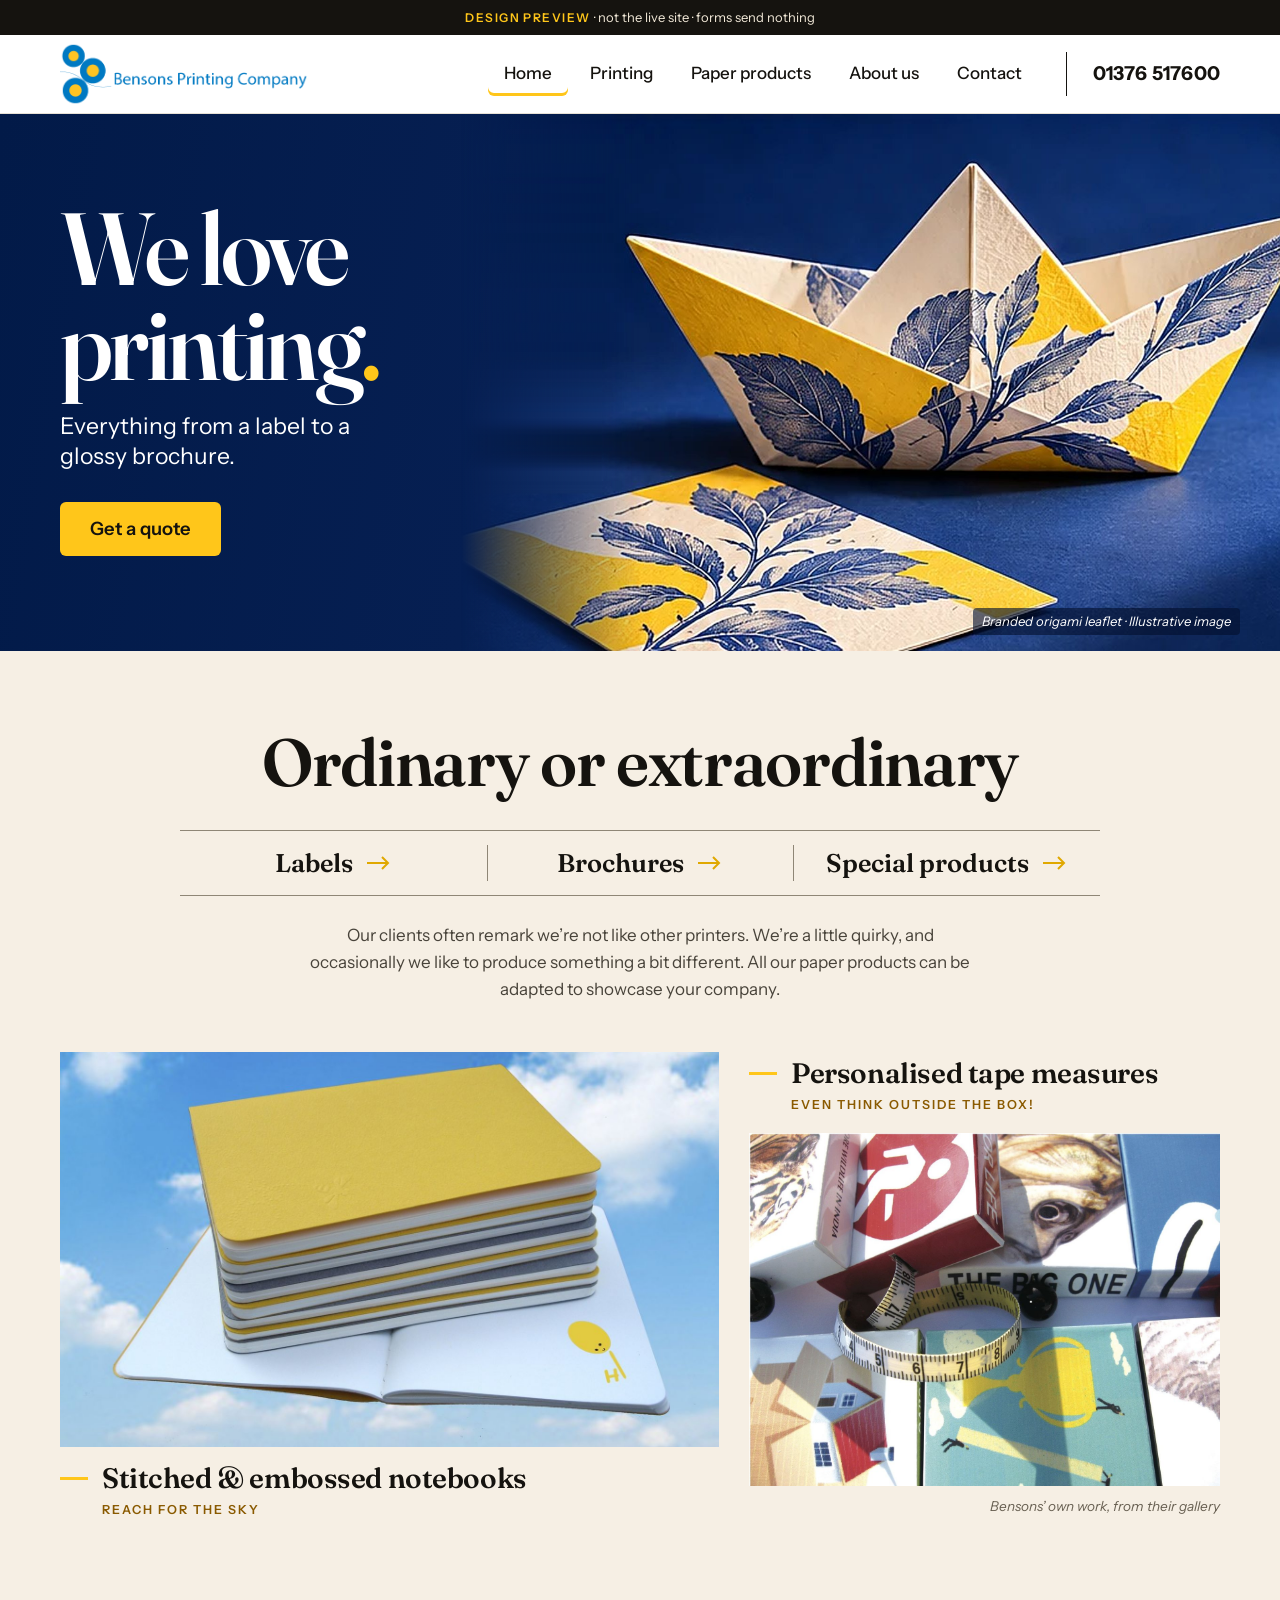
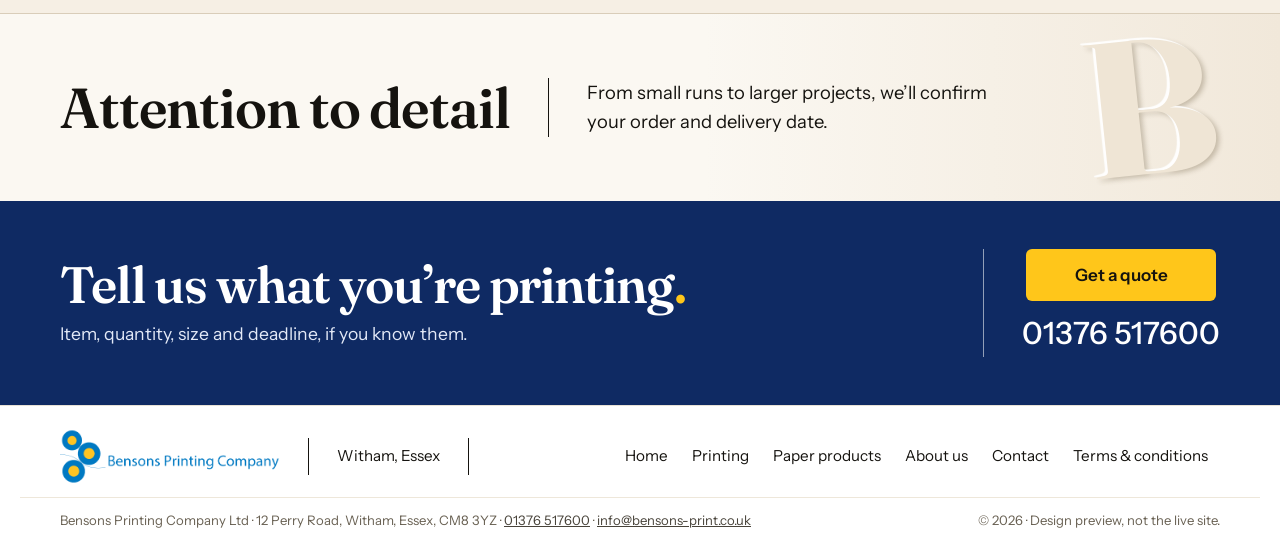
<file: index.html>
<!doctype html>
<html lang="en-GB">
<head>
<meta charset="utf-8">
<meta name="viewport" content="width=device-width, initial-scale=1, viewport-fit=cover">
<meta name="robots" content="noindex, nofollow, noarchive">
<meta name="color-scheme" content="light">
<title>Bensons Printing Company | Printers in Witham, Essex</title>
<meta name="description" content="We love printing. Everything from a label to a glossy brochure, printed in Witham, Essex.">
<link rel="icon" href="assets/img/favicon.png">
<link rel="preconnect" href="https://fonts.googleapis.com">
<link rel="preconnect" href="https://fonts.gstatic.com" crossorigin>
<link rel="stylesheet" href="https://fonts.googleapis.com/css2?family=Fraunces:opsz,wght@9..144,500;9..144,600;9..144,700;9..144,800&family=Instrument+Sans:wght@400;500;600;700&display=swap">
<link rel="stylesheet" href="assets/site.css?v=17">
<script src="assets/site.js?v=17" defer></script>

</head>
<body>
<a class="skip" href="#main">Skip to content</a>
<div class="preview-bar" role="note"><strong>Design preview</strong><span> · not the live site · forms send nothing</span></div>
<header class="site-header">
  <div class="wrap header-inner">
    <a class="logo" href="" aria-label="Bensons Printing Company, home"><img src="assets/img/bensons-logo.png" alt="Bensons Printing Company" width="541" height="140" loading="eager" decoding="async"></a>
    <nav class="main-nav" aria-label="Main"><ul><li><a href="" aria-current="page">Home</a></li><li><a href="printing/">Printing</a></li><li><a href="special-products/">Paper products</a></li><li><a href="about-us/">About us</a></li><li><a href="contact/">Contact</a></li></ul></nav>
    <div class="header-actions">
      
      <a class="header-phone" href="tel:+441376517600"><span class="sr-only">Call </span>01376 517600</a>
      <button class="menu-btn" type="button" aria-expanded="false" aria-controls="mobile-menu">
        <span class="menu-icon" aria-hidden="true"><i></i><i></i></span><span class="menu-label">Menu</span>
      </button>
    </div>
  </div>
  <div class="mobile-menu" id="mobile-menu" hidden>
    <nav aria-label="Mobile"><ul><li><a href="" aria-current="page">Home</a></li><li><a href="printing/">Printing</a></li><li><a href="special-products/">Paper products</a></li><li><a href="about-us/">About us</a></li><li><a href="contact/">Contact</a></li><li><a href="get-a-quote/">Get a quote</a></li></ul></nav>
    <a class="mobile-menu-phone" href="tel:+441376517600"><svg class="ico ico-phone" viewBox="0 0 24 24" aria-hidden="true" focusable="false"><path d="M6.6 10.8a15.1 15.1 0 0 0 6.6 6.6l2.2-2.2a1 1 0 0 1 1-.25 11.4 11.4 0 0 0 3.6.57 1 1 0 0 1 1 1V20a1 1 0 0 1-1 1A17 17 0 0 1 3 4a1 1 0 0 1 1-1h3.5a1 1 0 0 1 1 1c0 1.25.2 2.45.57 3.57a1 1 0 0 1-.25 1z" fill="currentColor"/></svg><span>Call 01376 517600</span></a>
    <p class="mobile-menu-note">Pages other than Home and Get a quote are placeholders in this preview.</p>
  </div>
</header>

<main id="main">
<section class="hero" aria-labelledby="hero-title">
  <figure class="hero-art">
    <img src="assets/img/illustrative-origami-hero.jpg" alt="A folded origami boat and a flat leaflet printed with blue leaves and yellow panels" width="1524" height="866" loading="eager" decoding="async" sizes="(max-width: 900px) 100vw, 62vw">
    <figcaption>Branded origami leaflet · Illustrative image</figcaption>
  </figure>
  <div class="wrap hero-inner">
    <div class="hero-copy">
      <h1 id="hero-title">We love printing<span class="dot">.</span></h1>
      <p class="hero-lede">Everything from a label to a glossy brochure.</p>
      <a class="btn btn-yellow" href="get-a-quote/">Get a quote</a>
    </div>
  </div>
</section>

<section class="ordinary" aria-labelledby="ordinary-title">
  <div class="wrap">
    <h2 id="ordinary-title">Ordinary or extraordinary</h2>
    <nav class="route-row" aria-label="What we print">
      <a href="printing/">Labels <svg class="arrow ico-arrow" viewBox="0 0 24 14" aria-hidden="true" focusable="false"><path d="M0 7h21M15 1l6 6-6 6" fill="none" stroke="currentColor" stroke-width="2"/></svg></a>
      <a href="printing/">Brochures <svg class="arrow ico-arrow" viewBox="0 0 24 14" aria-hidden="true" focusable="false"><path d="M0 7h21M15 1l6 6-6 6" fill="none" stroke="currentColor" stroke-width="2"/></svg></a>
      <a href="special-products/">Special products <svg class="arrow ico-arrow" viewBox="0 0 24 14" aria-hidden="true" focusable="false"><path d="M0 7h21M15 1l6 6-6 6" fill="none" stroke="currentColor" stroke-width="2"/></svg></a>
    </nav>
    <p class="ordinary-intro">Our clients often remark we’re not like other printers. We’re a little quirky, and occasionally we like to produce something a bit different. All our paper products can be adapted to showcase your company.</p>
    <div class="feature-pair">
      <figure class="feature feature-main">
        <a href="special-products/"><img src="assets/img/paper-notebooks.jpg" alt="A stack of Bensons’ personalised stitched notebooks" width="1400" height="1050" loading="eager" decoding="async" sizes="(max-width: 900px) 100vw, 56vw"></a>
        <figcaption><span class="dash" aria-hidden="true"></span><span class="feature-title">Stitched &amp; embossed notebooks</span><span class="feature-kicker">Reach for the sky</span></figcaption>
      </figure>
      <figure class="feature feature-side">
        <figcaption><span class="dash" aria-hidden="true"></span><span class="feature-title">Personalised tape measures</span><span class="feature-kicker">Even think outside the box!</span></figcaption>
        <a href="special-products/"><img src="assets/img/paper-tape-measures.jpg" alt="Bensons’ personalised retractable tape measures with printed artwork" width="1400" height="1050" loading="eager" decoding="async" sizes="(max-width: 900px) 100vw, 38vw"></a>
        <p class="photo-note">Bensons’ own work, from their gallery</p>
      </figure>
    </div>
  </div>
</section>

<section class="detail-band" aria-labelledby="detail-title">
  <div class="wrap detail-band-inner">
    <h2 id="detail-title">Attention to detail</h2>
    <p>From small runs to larger projects, we’ll confirm your order and delivery date.</p>
  </div>
  <span class="emboss" aria-hidden="true">B</span>
</section>
<section class="cta-band" aria-labelledby="cta-title">
  <div class="wrap cta-inner">
    <div class="cta-copy">
      <h2 id="cta-title">Tell us what you’re printing<span class="dot">.</span></h2>
      <p>Item, quantity, size and deadline, if you know them.</p>
    </div>
    <div class="cta-actions">
      <a class="btn btn-yellow" href="get-a-quote/">Get a quote</a>
      <a class="cta-phone" href="tel:+441376517600"><span class="sr-only">Call </span>01376 517600</a>
    </div>
  </div>
</section>
</main>
<footer class="site-footer">
  <div class="wrap footer-inner">
    <a class="logo footer-logo" href="" aria-label="Bensons Printing Company, home"><img src="assets/img/bensons-logo.png" alt="Bensons Printing Company" width="541" height="140" loading="lazy" decoding="async"></a>
    <p class="footer-place">Witham, Essex</p>
    <nav class="footer-nav" aria-label="Footer"><ul><li><a href="">Home</a></li><li><a href="printing/">Printing</a></li><li><a href="special-products/">Paper products</a></li><li><a href="about-us/">About us</a></li><li><a href="contact/">Contact</a></li><li><a href="terms-conditions/">Terms &amp; conditions</a></li></ul></nav>
  </div>
  <div class="wrap footer-base">
    <p>Bensons Printing Company Ltd · 12 Perry Road, Witham, Essex, CM8 3YZ · <a href="tel:+441376517600">01376 517600</a> · <a href="mailto:info@bensons-print.co.uk">info@bensons-print.co.uk</a></p>
    <p>© <span data-year>2026</span> · Design preview, not the live site.</p>
  </div>
</footer>
<div class="action-bar" aria-label="Quick actions">
  <a class="action-call" href="tel:+441376517600"><svg class="ico ico-phone" viewBox="0 0 24 24" aria-hidden="true" focusable="false"><path d="M6.6 10.8a15.1 15.1 0 0 0 6.6 6.6l2.2-2.2a1 1 0 0 1 1-.25 11.4 11.4 0 0 0 3.6.57 1 1 0 0 1 1 1V20a1 1 0 0 1-1 1A17 17 0 0 1 3 4a1 1 0 0 1 1-1h3.5a1 1 0 0 1 1 1c0 1.25.2 2.45.57 3.57a1 1 0 0 1-.25 1z" fill="currentColor"/></svg><span>Call us</span></a><a class="action-quote" href="get-a-quote/">Get a quote</a>
</div>
</body>
</html>
</file>
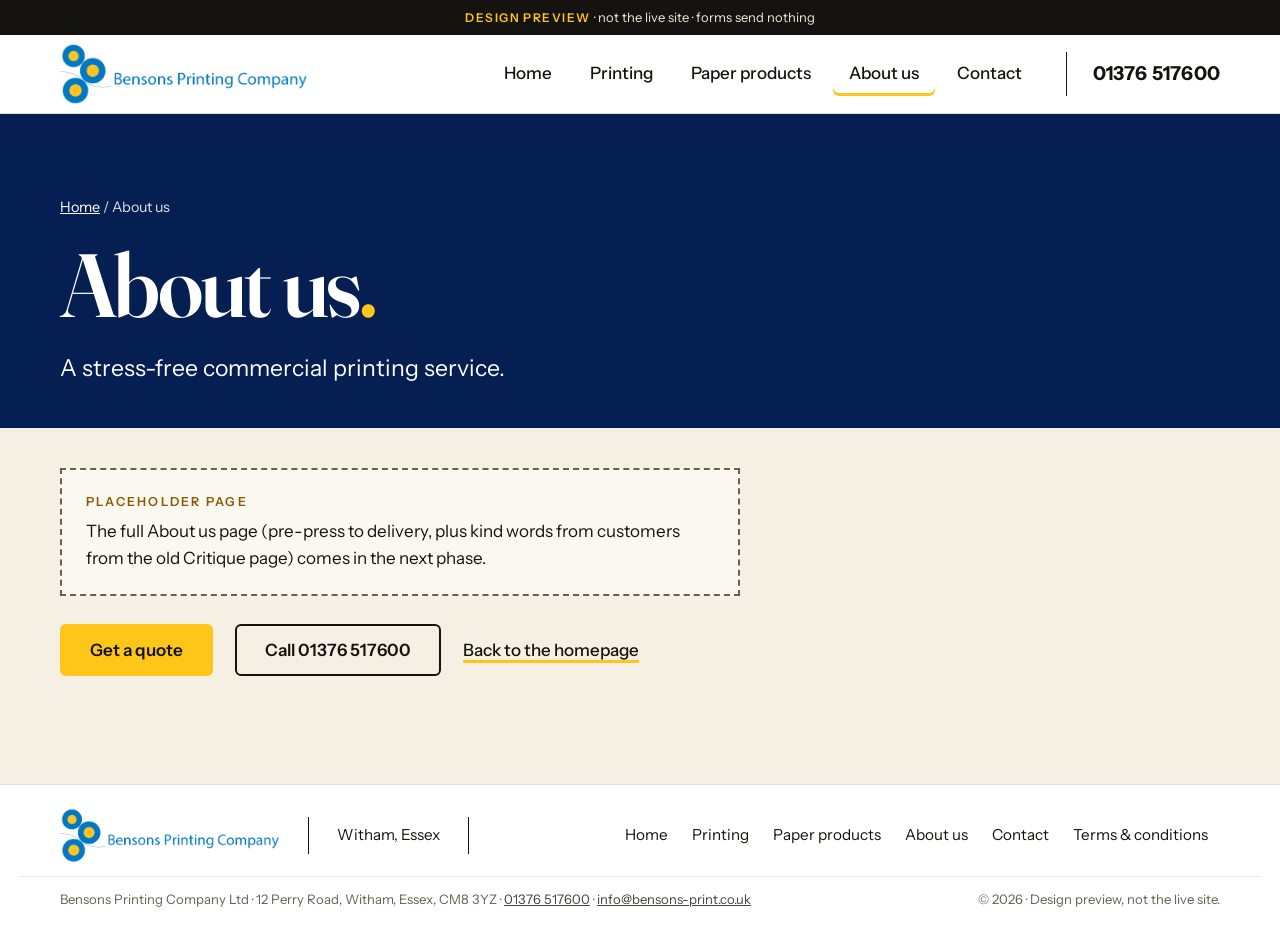
<file: about-us/index.html>
<!doctype html>
<html lang="en-GB">
<head>
<meta charset="utf-8">
<meta name="viewport" content="width=device-width, initial-scale=1, viewport-fit=cover">
<meta name="robots" content="noindex, nofollow, noarchive">
<meta name="color-scheme" content="light">
<title>About us | Bensons Printing Company (preview placeholder)</title>
<meta name="description" content="A stress-free commercial printing service.">
<link rel="icon" href="../assets/img/favicon.png">
<link rel="preconnect" href="https://fonts.googleapis.com">
<link rel="preconnect" href="https://fonts.gstatic.com" crossorigin>
<link rel="stylesheet" href="https://fonts.googleapis.com/css2?family=Fraunces:opsz,wght@9..144,500;9..144,600;9..144,700;9..144,800&family=Instrument+Sans:wght@400;500;600;700&display=swap">
<link rel="stylesheet" href="../assets/site.css?v=17">
<script src="../assets/site.js?v=17" defer></script>

</head>
<body>
<a class="skip" href="#main">Skip to content</a>
<div class="preview-bar" role="note"><strong>Design preview</strong><span> · not the live site · forms send nothing</span></div>
<header class="site-header">
  <div class="wrap header-inner">
    <a class="logo" href="../" aria-label="Bensons Printing Company, home"><img src="../assets/img/bensons-logo.png" alt="Bensons Printing Company" width="541" height="140" loading="eager" decoding="async"></a>
    <nav class="main-nav" aria-label="Main"><ul><li><a href="../">Home</a></li><li><a href="../printing/">Printing</a></li><li><a href="../special-products/">Paper products</a></li><li><a href="../about-us/" aria-current="page">About us</a></li><li><a href="../contact/">Contact</a></li></ul></nav>
    <div class="header-actions">
      <a class="header-home" href="../">Home</a>
      <a class="header-phone" href="tel:+441376517600"><span class="sr-only">Call </span>01376 517600</a>
      <button class="menu-btn" type="button" aria-expanded="false" aria-controls="mobile-menu">
        <span class="menu-icon" aria-hidden="true"><i></i><i></i></span><span class="menu-label">Menu</span>
      </button>
    </div>
  </div>
  <div class="mobile-menu" id="mobile-menu" hidden>
    <nav aria-label="Mobile"><ul><li><a href="../">Home</a></li><li><a href="../printing/">Printing</a></li><li><a href="../special-products/">Paper products</a></li><li><a href="../about-us/" aria-current="page">About us</a></li><li><a href="../contact/">Contact</a></li><li><a href="../get-a-quote/">Get a quote</a></li></ul></nav>
    <a class="mobile-menu-phone" href="tel:+441376517600"><svg class="ico ico-phone" viewBox="0 0 24 24" aria-hidden="true" focusable="false"><path d="M6.6 10.8a15.1 15.1 0 0 0 6.6 6.6l2.2-2.2a1 1 0 0 1 1-.25 11.4 11.4 0 0 0 3.6.57 1 1 0 0 1 1 1V20a1 1 0 0 1-1 1A17 17 0 0 1 3 4a1 1 0 0 1 1-1h3.5a1 1 0 0 1 1 1c0 1.25.2 2.45.57 3.57a1 1 0 0 1-.25 1z" fill="currentColor"/></svg><span>Call 01376 517600</span></a>
    <p class="mobile-menu-note">Pages other than Home and Get a quote are placeholders in this preview.</p>
  </div>
</header>

<main id="main">
<section class="page-hero" aria-labelledby="ph-title">
  <div class="wrap">
    <p class="crumb"><a href="../">Home</a> <span aria-hidden="true">/</span> About us</p>
    <h1 id="ph-title">About us<span class="dot">.</span></h1>
    <p class="hero-lede">A stress-free commercial printing service.</p>
  </div>
</section>
<section class="wrap placeholder">
  <div class="placeholder-note">
    <p class="placeholder-tag">Placeholder page</p>
    <p>The full About us page (pre-press to delivery, plus kind words from customers from the old Critique page) comes in the next phase.</p>
  </div>
  <div class="placeholder-actions">
    <a class="btn btn-yellow" href="../get-a-quote/">Get a quote</a>
    <a class="btn btn-ghost" href="tel:+441376517600">Call 01376 517600</a>
    <a class="link-under" href="../">Back to the homepage</a>
  </div>
</section>
</main>
<footer class="site-footer">
  <div class="wrap footer-inner">
    <a class="logo footer-logo" href="../" aria-label="Bensons Printing Company, home"><img src="../assets/img/bensons-logo.png" alt="Bensons Printing Company" width="541" height="140" loading="lazy" decoding="async"></a>
    <p class="footer-place">Witham, Essex</p>
    <nav class="footer-nav" aria-label="Footer"><ul><li><a href="../">Home</a></li><li><a href="../printing/">Printing</a></li><li><a href="../special-products/">Paper products</a></li><li><a href="../about-us/">About us</a></li><li><a href="../contact/">Contact</a></li><li><a href="../terms-conditions/">Terms &amp; conditions</a></li></ul></nav>
  </div>
  <div class="wrap footer-base">
    <p>Bensons Printing Company Ltd · 12 Perry Road, Witham, Essex, CM8 3YZ · <a href="tel:+441376517600">01376 517600</a> · <a href="mailto:info@bensons-print.co.uk">info@bensons-print.co.uk</a></p>
    <p>© <span data-year>2026</span> · Design preview, not the live site.</p>
  </div>
</footer>
<div class="action-bar" aria-label="Quick actions">
  <a class="action-call" href="tel:+441376517600"><svg class="ico ico-phone" viewBox="0 0 24 24" aria-hidden="true" focusable="false"><path d="M6.6 10.8a15.1 15.1 0 0 0 6.6 6.6l2.2-2.2a1 1 0 0 1 1-.25 11.4 11.4 0 0 0 3.6.57 1 1 0 0 1 1 1V20a1 1 0 0 1-1 1A17 17 0 0 1 3 4a1 1 0 0 1 1-1h3.5a1 1 0 0 1 1 1c0 1.25.2 2.45.57 3.57a1 1 0 0 1-.25 1z" fill="currentColor"/></svg><span>Call us</span></a><a class="action-quote" href="../get-a-quote/">Get a quote</a>
</div>
</body>
</html>
</file>
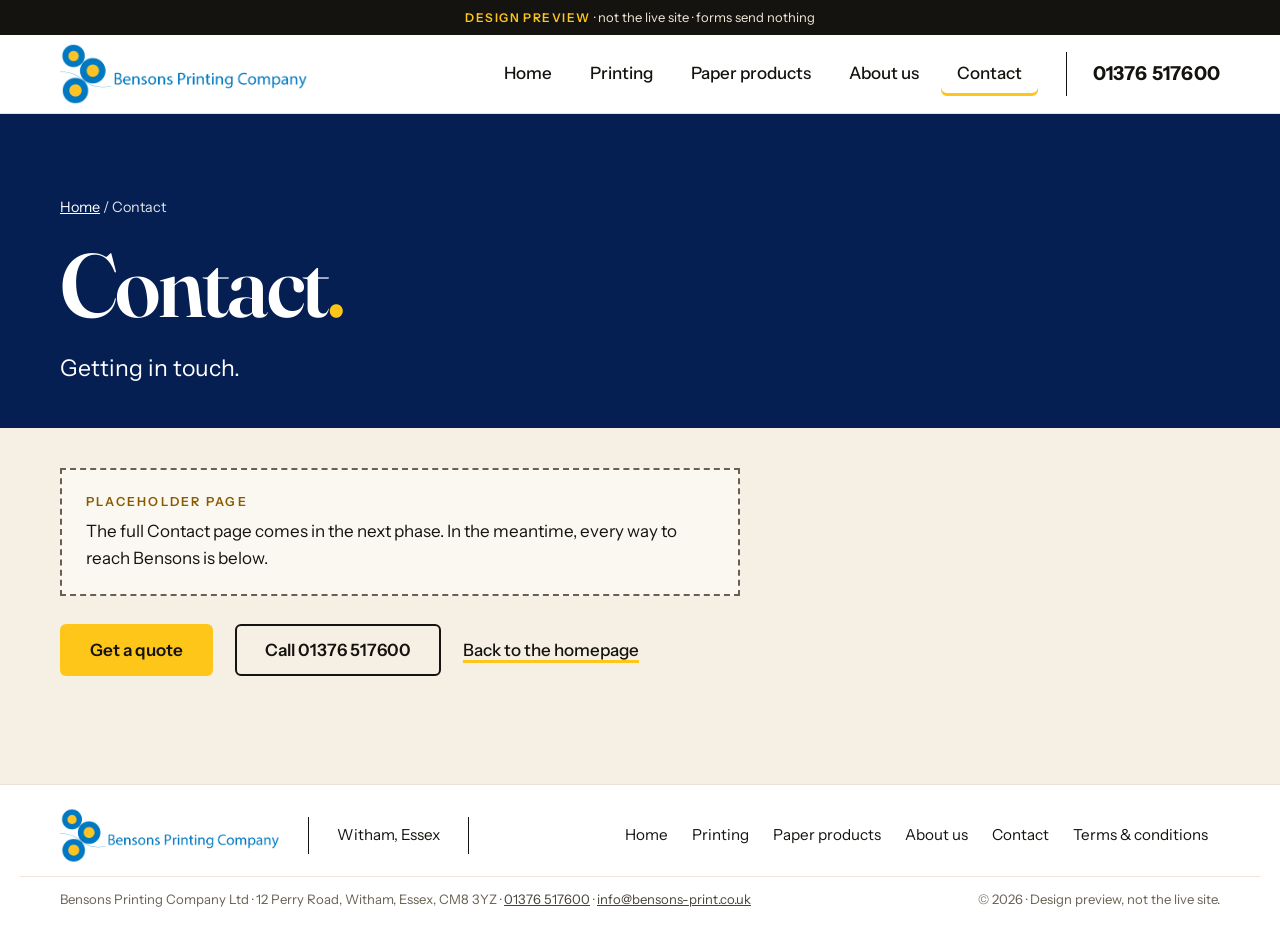
<file: contact/index.html>
<!doctype html>
<html lang="en-GB">
<head>
<meta charset="utf-8">
<meta name="viewport" content="width=device-width, initial-scale=1, viewport-fit=cover">
<meta name="robots" content="noindex, nofollow, noarchive">
<meta name="color-scheme" content="light">
<title>Contact | Bensons Printing Company (preview placeholder)</title>
<meta name="description" content="Getting in touch.">
<link rel="icon" href="../assets/img/favicon.png">
<link rel="preconnect" href="https://fonts.googleapis.com">
<link rel="preconnect" href="https://fonts.gstatic.com" crossorigin>
<link rel="stylesheet" href="https://fonts.googleapis.com/css2?family=Fraunces:opsz,wght@9..144,500;9..144,600;9..144,700;9..144,800&family=Instrument+Sans:wght@400;500;600;700&display=swap">
<link rel="stylesheet" href="../assets/site.css?v=17">
<script src="../assets/site.js?v=17" defer></script>

</head>
<body>
<a class="skip" href="#main">Skip to content</a>
<div class="preview-bar" role="note"><strong>Design preview</strong><span> · not the live site · forms send nothing</span></div>
<header class="site-header">
  <div class="wrap header-inner">
    <a class="logo" href="../" aria-label="Bensons Printing Company, home"><img src="../assets/img/bensons-logo.png" alt="Bensons Printing Company" width="541" height="140" loading="eager" decoding="async"></a>
    <nav class="main-nav" aria-label="Main"><ul><li><a href="../">Home</a></li><li><a href="../printing/">Printing</a></li><li><a href="../special-products/">Paper products</a></li><li><a href="../about-us/">About us</a></li><li><a href="../contact/" aria-current="page">Contact</a></li></ul></nav>
    <div class="header-actions">
      <a class="header-home" href="../">Home</a>
      <a class="header-phone" href="tel:+441376517600"><span class="sr-only">Call </span>01376 517600</a>
      <button class="menu-btn" type="button" aria-expanded="false" aria-controls="mobile-menu">
        <span class="menu-icon" aria-hidden="true"><i></i><i></i></span><span class="menu-label">Menu</span>
      </button>
    </div>
  </div>
  <div class="mobile-menu" id="mobile-menu" hidden>
    <nav aria-label="Mobile"><ul><li><a href="../">Home</a></li><li><a href="../printing/">Printing</a></li><li><a href="../special-products/">Paper products</a></li><li><a href="../about-us/">About us</a></li><li><a href="../contact/" aria-current="page">Contact</a></li><li><a href="../get-a-quote/">Get a quote</a></li></ul></nav>
    <a class="mobile-menu-phone" href="tel:+441376517600"><svg class="ico ico-phone" viewBox="0 0 24 24" aria-hidden="true" focusable="false"><path d="M6.6 10.8a15.1 15.1 0 0 0 6.6 6.6l2.2-2.2a1 1 0 0 1 1-.25 11.4 11.4 0 0 0 3.6.57 1 1 0 0 1 1 1V20a1 1 0 0 1-1 1A17 17 0 0 1 3 4a1 1 0 0 1 1-1h3.5a1 1 0 0 1 1 1c0 1.25.2 2.45.57 3.57a1 1 0 0 1-.25 1z" fill="currentColor"/></svg><span>Call 01376 517600</span></a>
    <p class="mobile-menu-note">Pages other than Home and Get a quote are placeholders in this preview.</p>
  </div>
</header>

<main id="main">
<section class="page-hero" aria-labelledby="ph-title">
  <div class="wrap">
    <p class="crumb"><a href="../">Home</a> <span aria-hidden="true">/</span> Contact</p>
    <h1 id="ph-title">Contact<span class="dot">.</span></h1>
    <p class="hero-lede">Getting in touch.</p>
  </div>
</section>
<section class="wrap placeholder">
  <div class="placeholder-note">
    <p class="placeholder-tag">Placeholder page</p>
    <p>The full Contact page comes in the next phase. In the meantime, every way to reach Bensons is below.</p>
  </div>
  <div class="placeholder-actions">
    <a class="btn btn-yellow" href="../get-a-quote/">Get a quote</a>
    <a class="btn btn-ghost" href="tel:+441376517600">Call 01376 517600</a>
    <a class="link-under" href="../">Back to the homepage</a>
  </div>
</section>
</main>
<footer class="site-footer">
  <div class="wrap footer-inner">
    <a class="logo footer-logo" href="../" aria-label="Bensons Printing Company, home"><img src="../assets/img/bensons-logo.png" alt="Bensons Printing Company" width="541" height="140" loading="lazy" decoding="async"></a>
    <p class="footer-place">Witham, Essex</p>
    <nav class="footer-nav" aria-label="Footer"><ul><li><a href="../">Home</a></li><li><a href="../printing/">Printing</a></li><li><a href="../special-products/">Paper products</a></li><li><a href="../about-us/">About us</a></li><li><a href="../contact/">Contact</a></li><li><a href="../terms-conditions/">Terms &amp; conditions</a></li></ul></nav>
  </div>
  <div class="wrap footer-base">
    <p>Bensons Printing Company Ltd · 12 Perry Road, Witham, Essex, CM8 3YZ · <a href="tel:+441376517600">01376 517600</a> · <a href="mailto:info@bensons-print.co.uk">info@bensons-print.co.uk</a></p>
    <p>© <span data-year>2026</span> · Design preview, not the live site.</p>
  </div>
</footer>
<div class="action-bar" aria-label="Quick actions">
  <a class="action-call" href="tel:+441376517600"><svg class="ico ico-phone" viewBox="0 0 24 24" aria-hidden="true" focusable="false"><path d="M6.6 10.8a15.1 15.1 0 0 0 6.6 6.6l2.2-2.2a1 1 0 0 1 1-.25 11.4 11.4 0 0 0 3.6.57 1 1 0 0 1 1 1V20a1 1 0 0 1-1 1A17 17 0 0 1 3 4a1 1 0 0 1 1-1h3.5a1 1 0 0 1 1 1c0 1.25.2 2.45.57 3.57a1 1 0 0 1-.25 1z" fill="currentColor"/></svg><span>Call us</span></a><a class="action-quote" href="../get-a-quote/">Get a quote</a>
</div>
</body>
</html>
</file>
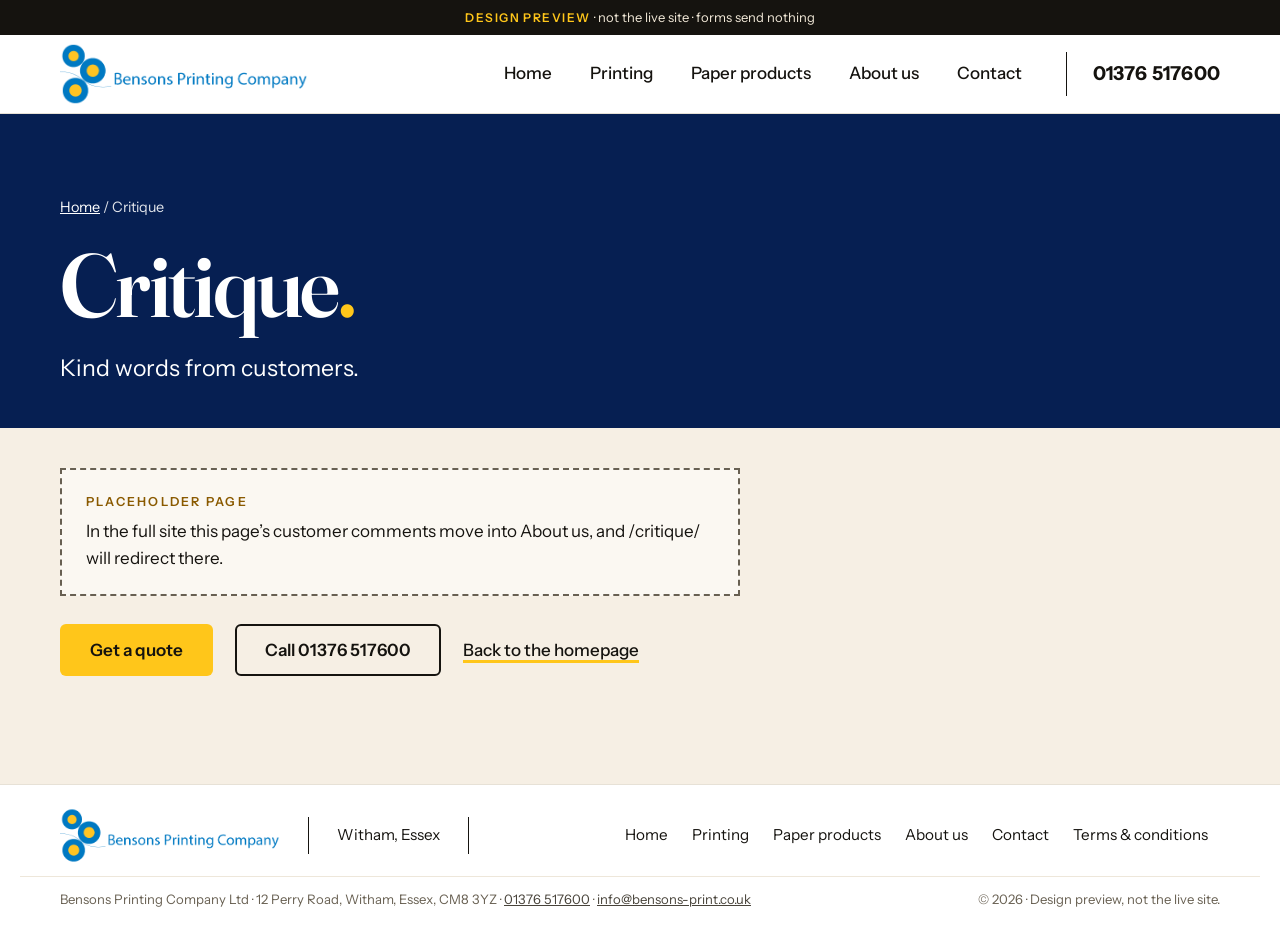
<file: critique/index.html>
<!doctype html>
<html lang="en-GB">
<head>
<meta charset="utf-8">
<meta name="viewport" content="width=device-width, initial-scale=1, viewport-fit=cover">
<meta name="robots" content="noindex, nofollow, noarchive">
<meta name="color-scheme" content="light">
<title>Critique | Bensons Printing Company (preview placeholder)</title>
<meta name="description" content="Kind words from customers.">
<link rel="icon" href="../assets/img/favicon.png">
<link rel="preconnect" href="https://fonts.googleapis.com">
<link rel="preconnect" href="https://fonts.gstatic.com" crossorigin>
<link rel="stylesheet" href="https://fonts.googleapis.com/css2?family=Fraunces:opsz,wght@9..144,500;9..144,600;9..144,700;9..144,800&family=Instrument+Sans:wght@400;500;600;700&display=swap">
<link rel="stylesheet" href="../assets/site.css?v=17">
<script src="../assets/site.js?v=17" defer></script>

</head>
<body>
<a class="skip" href="#main">Skip to content</a>
<div class="preview-bar" role="note"><strong>Design preview</strong><span> · not the live site · forms send nothing</span></div>
<header class="site-header">
  <div class="wrap header-inner">
    <a class="logo" href="../" aria-label="Bensons Printing Company, home"><img src="../assets/img/bensons-logo.png" alt="Bensons Printing Company" width="541" height="140" loading="eager" decoding="async"></a>
    <nav class="main-nav" aria-label="Main"><ul><li><a href="../">Home</a></li><li><a href="../printing/">Printing</a></li><li><a href="../special-products/">Paper products</a></li><li><a href="../about-us/">About us</a></li><li><a href="../contact/">Contact</a></li></ul></nav>
    <div class="header-actions">
      <a class="header-home" href="../">Home</a>
      <a class="header-phone" href="tel:+441376517600"><span class="sr-only">Call </span>01376 517600</a>
      <button class="menu-btn" type="button" aria-expanded="false" aria-controls="mobile-menu">
        <span class="menu-icon" aria-hidden="true"><i></i><i></i></span><span class="menu-label">Menu</span>
      </button>
    </div>
  </div>
  <div class="mobile-menu" id="mobile-menu" hidden>
    <nav aria-label="Mobile"><ul><li><a href="../">Home</a></li><li><a href="../printing/">Printing</a></li><li><a href="../special-products/">Paper products</a></li><li><a href="../about-us/">About us</a></li><li><a href="../contact/">Contact</a></li><li><a href="../get-a-quote/">Get a quote</a></li></ul></nav>
    <a class="mobile-menu-phone" href="tel:+441376517600"><svg class="ico ico-phone" viewBox="0 0 24 24" aria-hidden="true" focusable="false"><path d="M6.6 10.8a15.1 15.1 0 0 0 6.6 6.6l2.2-2.2a1 1 0 0 1 1-.25 11.4 11.4 0 0 0 3.6.57 1 1 0 0 1 1 1V20a1 1 0 0 1-1 1A17 17 0 0 1 3 4a1 1 0 0 1 1-1h3.5a1 1 0 0 1 1 1c0 1.25.2 2.45.57 3.57a1 1 0 0 1-.25 1z" fill="currentColor"/></svg><span>Call 01376 517600</span></a>
    <p class="mobile-menu-note">Pages other than Home and Get a quote are placeholders in this preview.</p>
  </div>
</header>

<main id="main">
<section class="page-hero" aria-labelledby="ph-title">
  <div class="wrap">
    <p class="crumb"><a href="../">Home</a> <span aria-hidden="true">/</span> Critique</p>
    <h1 id="ph-title">Critique<span class="dot">.</span></h1>
    <p class="hero-lede">Kind words from customers.</p>
  </div>
</section>
<section class="wrap placeholder">
  <div class="placeholder-note">
    <p class="placeholder-tag">Placeholder page</p>
    <p>In the full site this page’s customer comments move into About us, and /critique/ will redirect there.</p>
  </div>
  <div class="placeholder-actions">
    <a class="btn btn-yellow" href="../get-a-quote/">Get a quote</a>
    <a class="btn btn-ghost" href="tel:+441376517600">Call 01376 517600</a>
    <a class="link-under" href="../">Back to the homepage</a>
  </div>
</section>
</main>
<footer class="site-footer">
  <div class="wrap footer-inner">
    <a class="logo footer-logo" href="../" aria-label="Bensons Printing Company, home"><img src="../assets/img/bensons-logo.png" alt="Bensons Printing Company" width="541" height="140" loading="lazy" decoding="async"></a>
    <p class="footer-place">Witham, Essex</p>
    <nav class="footer-nav" aria-label="Footer"><ul><li><a href="../">Home</a></li><li><a href="../printing/">Printing</a></li><li><a href="../special-products/">Paper products</a></li><li><a href="../about-us/">About us</a></li><li><a href="../contact/">Contact</a></li><li><a href="../terms-conditions/">Terms &amp; conditions</a></li></ul></nav>
  </div>
  <div class="wrap footer-base">
    <p>Bensons Printing Company Ltd · 12 Perry Road, Witham, Essex, CM8 3YZ · <a href="tel:+441376517600">01376 517600</a> · <a href="mailto:info@bensons-print.co.uk">info@bensons-print.co.uk</a></p>
    <p>© <span data-year>2026</span> · Design preview, not the live site.</p>
  </div>
</footer>
<div class="action-bar" aria-label="Quick actions">
  <a class="action-call" href="tel:+441376517600"><svg class="ico ico-phone" viewBox="0 0 24 24" aria-hidden="true" focusable="false"><path d="M6.6 10.8a15.1 15.1 0 0 0 6.6 6.6l2.2-2.2a1 1 0 0 1 1-.25 11.4 11.4 0 0 0 3.6.57 1 1 0 0 1 1 1V20a1 1 0 0 1-1 1A17 17 0 0 1 3 4a1 1 0 0 1 1-1h3.5a1 1 0 0 1 1 1c0 1.25.2 2.45.57 3.57a1 1 0 0 1-.25 1z" fill="currentColor"/></svg><span>Call us</span></a><a class="action-quote" href="../get-a-quote/">Get a quote</a>
</div>
</body>
</html>
</file>
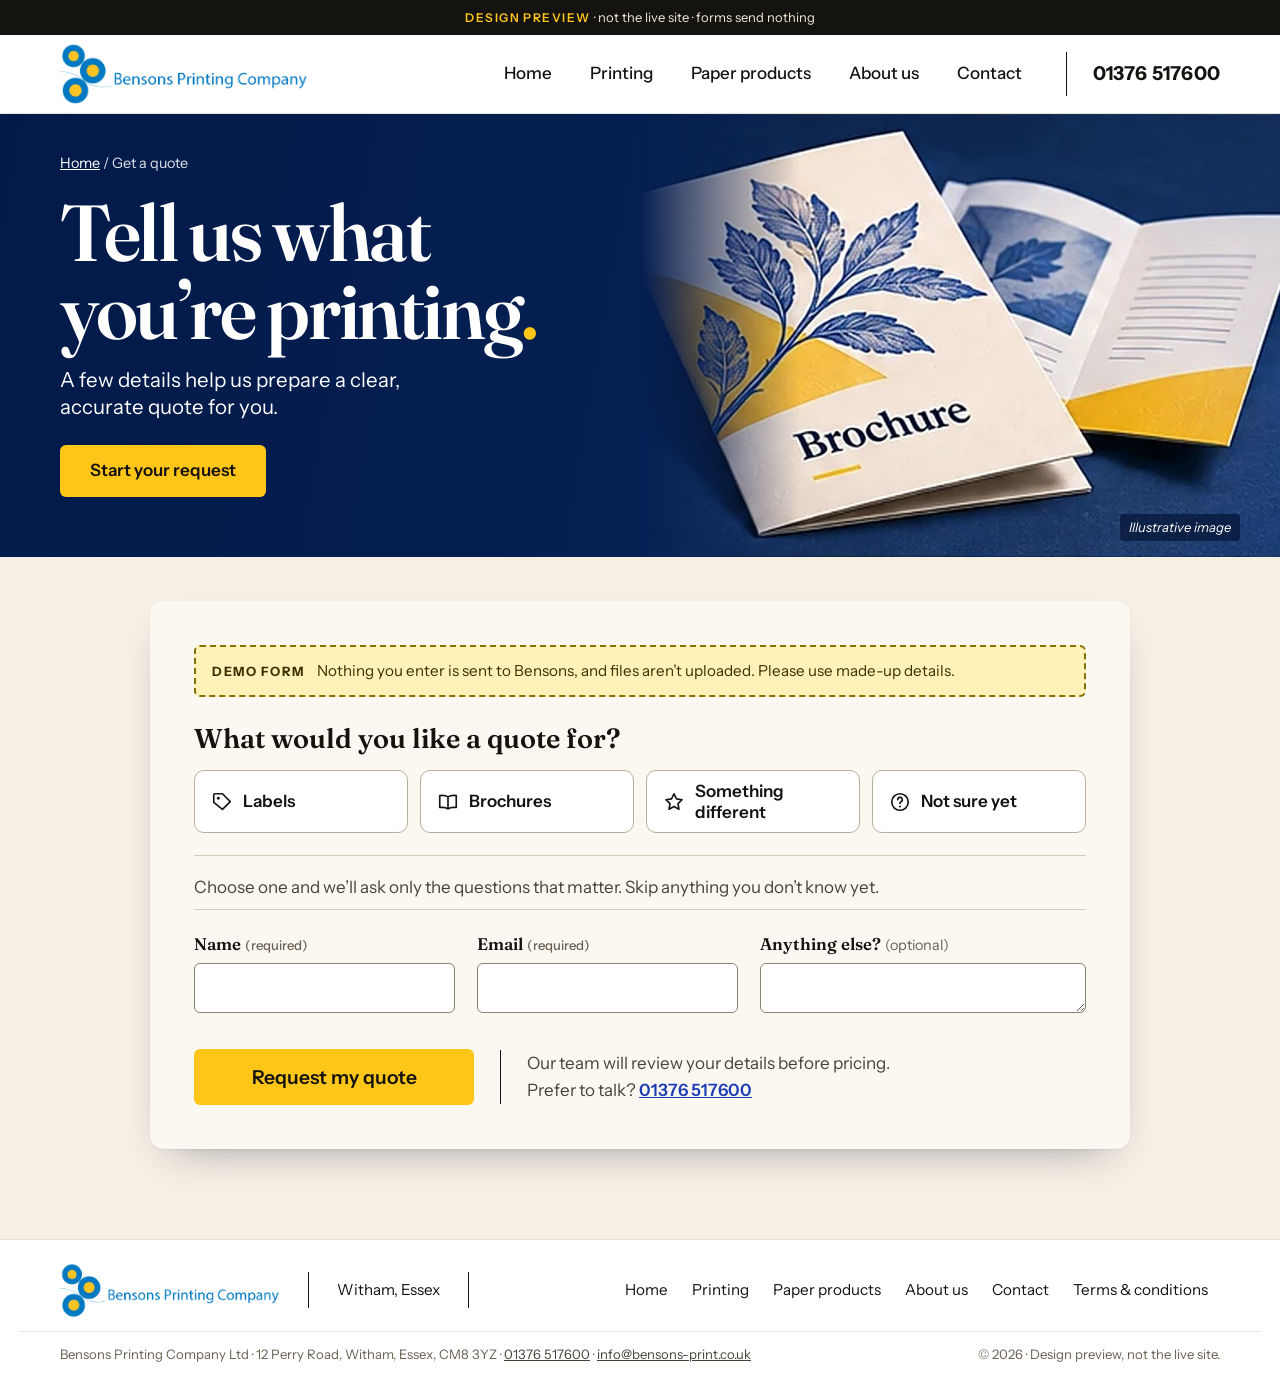
<file: get-a-quote/index.html>
<!doctype html>
<html lang="en-GB">
<head>
<meta charset="utf-8">
<meta name="viewport" content="width=device-width, initial-scale=1, viewport-fit=cover">
<meta name="robots" content="noindex, nofollow, noarchive">
<meta name="color-scheme" content="light">
<title>Get a quote | Bensons Printing Company</title>
<meta name="description" content="Tell Bensons what you’re printing. A few details help us prepare a clear, accurate quote.">
<link rel="icon" href="../assets/img/favicon.png">
<link rel="preconnect" href="https://fonts.googleapis.com">
<link rel="preconnect" href="https://fonts.gstatic.com" crossorigin>
<link rel="stylesheet" href="https://fonts.googleapis.com/css2?family=Fraunces:opsz,wght@9..144,500;9..144,600;9..144,700;9..144,800&family=Instrument+Sans:wght@400;500;600;700&display=swap">
<link rel="stylesheet" href="../assets/site.css?v=17">
<script src="../assets/site.js?v=17" defer></script>
<script src="../assets/quote.js?v=17" defer></script>
</head>
<body>
<a class="skip" href="#main">Skip to content</a>
<div class="preview-bar" role="note"><strong>Design preview</strong><span> · not the live site · forms send nothing</span></div>
<header class="site-header">
  <div class="wrap header-inner">
    <a class="logo" href="../" aria-label="Bensons Printing Company, home"><img src="../assets/img/bensons-logo.png" alt="Bensons Printing Company" width="541" height="140" loading="eager" decoding="async"></a>
    <nav class="main-nav" aria-label="Main"><ul><li><a href="../">Home</a></li><li><a href="../printing/">Printing</a></li><li><a href="../special-products/">Paper products</a></li><li><a href="../about-us/">About us</a></li><li><a href="../contact/">Contact</a></li></ul></nav>
    <div class="header-actions">
      <a class="header-home" href="../">Home</a>
      <a class="header-phone" href="tel:+441376517600"><span class="sr-only">Call </span>01376 517600</a>
      <button class="menu-btn" type="button" aria-expanded="false" aria-controls="mobile-menu">
        <span class="menu-icon" aria-hidden="true"><i></i><i></i></span><span class="menu-label">Menu</span>
      </button>
    </div>
  </div>
  <div class="mobile-menu" id="mobile-menu" hidden>
    <nav aria-label="Mobile"><ul><li><a href="../">Home</a></li><li><a href="../printing/">Printing</a></li><li><a href="../special-products/">Paper products</a></li><li><a href="../about-us/">About us</a></li><li><a href="../contact/">Contact</a></li><li><a href="../get-a-quote/">Get a quote</a></li></ul></nav>
    <a class="mobile-menu-phone" href="tel:+441376517600"><svg class="ico ico-phone" viewBox="0 0 24 24" aria-hidden="true" focusable="false"><path d="M6.6 10.8a15.1 15.1 0 0 0 6.6 6.6l2.2-2.2a1 1 0 0 1 1-.25 11.4 11.4 0 0 0 3.6.57 1 1 0 0 1 1 1V20a1 1 0 0 1-1 1A17 17 0 0 1 3 4a1 1 0 0 1 1-1h3.5a1 1 0 0 1 1 1c0 1.25.2 2.45.57 3.57a1 1 0 0 1-.25 1z" fill="currentColor"/></svg><span>Call 01376 517600</span></a>
    <p class="mobile-menu-note">Pages other than Home and Get a quote are placeholders in this preview.</p>
  </div>
</header>

<main id="main" class="quote-page">
<section class="quote-hero" aria-labelledby="quote-title">
  <figure class="quote-hero-art">
    <img src="../assets/img/illustrative-brochure.jpg" alt="A folded brochure printed with a blue leaf design" width="866" height="542" loading="eager" decoding="async" sizes="(max-width: 900px) 100vw, 45vw">
    <figcaption>Illustrative image</figcaption>
  </figure>
  <div class="wrap quote-hero-inner">
    <p class="crumb"><a href="../">Home</a> <span aria-hidden="true">/</span> Get a quote</p>
    <h1 id="quote-title">Tell us what you’re printing<span class="dot">.</span></h1>
    <p class="hero-lede">A few details help us prepare a clear, accurate quote for you.</p>
    <a class="btn btn-yellow" href="#request">Start your request</a>
  </div>
</section>

<div class="wrap quote-wrap">
  <section class="quote-card" id="request" aria-labelledby="form-title" tabindex="-1">
    <div class="demo-flag" role="note"><strong>Demo form</strong><span>Nothing you enter is sent to Bensons, and files aren’t uploaded. Please use made-up details.</span></div>

    <div class="error-summary" id="error-summary" tabindex="-1" hidden>
      <h2>Please check the form</h2>
      <ul></ul>
    </div>

    <form id="quote-form" class="quote-form" novalidate>
      <fieldset class="type-picker" id="job-type" aria-describedby="job-type-err">
        <legend id="form-title">What would you like a quote for?</legend>
        <div class="type-cards"><label class="type-card"><input type="radio" name="job-type" value="labels"><svg class="ico ico-tag" viewBox="0 0 24 24" aria-hidden="true" focusable="false"><path d="M3 12.5V4a1 1 0 0 1 1-1h8.5L21 11.5 12.5 20z" fill="none" stroke="currentColor" stroke-width="1.8" stroke-linejoin="round"/><circle cx="8" cy="8" r="1.6" fill="currentColor"/></svg><span>Labels</span></label><label class="type-card"><input type="radio" name="job-type" value="brochures"><svg class="ico ico-book" viewBox="0 0 24 24" aria-hidden="true" focusable="false"><path d="M12 6.5C10 5 7 4.5 3 5v13c4-.5 7 0 9 1.5 2-1.5 5-2 9-1.5V5c-4-.5-7 0-9 1.5zM12 6.5v13" fill="none" stroke="currentColor" stroke-width="1.8" stroke-linejoin="round"/></svg><span>Brochures</span></label><label class="type-card"><input type="radio" name="job-type" value="different"><svg class="ico ico-star" viewBox="0 0 24 24" aria-hidden="true" focusable="false"><path d="M12 3l2.7 5.6 6.1.9-4.4 4.3 1 6.1L12 17l-5.4 2.9 1-6.1L3.2 9.5l6.1-.9z" fill="none" stroke="currentColor" stroke-width="1.8" stroke-linejoin="round"/></svg><span>Something different</span></label><label class="type-card"><input type="radio" name="job-type" value="unsure"><svg class="ico ico-question" viewBox="0 0 24 24" aria-hidden="true" focusable="false"><circle cx="12" cy="12" r="9" fill="none" stroke="currentColor" stroke-width="1.8"/><path d="M9.5 9.5a2.5 2.5 0 1 1 3.6 2.2c-.8.4-1.1.9-1.1 1.8" fill="none" stroke="currentColor" stroke-width="1.8" stroke-linecap="round"/><circle cx="12" cy="16.8" r="1.1" fill="currentColor"/></svg><span>Not sure yet</span></label></div>
        <p class="field-err" id="job-type-err" hidden></p>
      </fieldset>
      <p class="sr-only" aria-live="polite" id="type-status"></p>
      <p class="type-prompt" id="type-prompt">Choose one and we’ll ask only the questions that matter. Skip anything you don’t know yet.</p>

      <div class="q-panel" data-for="brochures" hidden>
        <div class="grid-2">
          <div class="field ">
  <label for="b-qty">Quantity <span class="opt">(optional)</span></label>
  <div class="select"><select id="b-qty" name="b-qty" aria-describedby="b-qty-err"><option value="">Select…</option><option value="Not sure">Not sure</option><option>50</option><option>100</option><option>250</option><option>500</option><option>1,000</option><option>2,500</option><option>5,000</option><option>More than 5,000</option></select></div>
  <p class="field-err" id="b-qty-err" hidden></p>
</div>
          <div class="field ">
  <label for="b-size">Finished size <span class="opt">(optional)</span></label>
  <div class="select"><select id="b-size" name="b-size" aria-describedby="b-size-err"><option value="">Select…</option><option value="Not sure">Not sure</option><option>A6</option><option>A5</option><option>A4</option><option>A3</option><option>DL</option><option>Square</option><option>Other size</option></select></div>
  <p class="field-err" id="b-size-err" hidden></p>
</div>
          <div class="field ">
  <label for="b-pages">Pages <span class="opt">(optional)</span></label><p class="field-hint" id="b-pages-hint">Including the cover.</p>
  <div class="select"><select id="b-pages" name="b-pages" aria-describedby="b-pages-err"><option value="">Select…</option><option value="Not sure">Not sure</option><option>4</option><option>8</option><option>12</option><option>16</option><option>20</option><option>24</option><option>28</option><option>32</option><option>40</option><option>48</option><option>More than 48</option></select></div>
  <p class="field-err" id="b-pages-err" hidden></p>
</div>
          <div class="field ">
  <label for="b-paper">Paper or finish <span class="opt">(optional)</span></label>
  <input id="b-paper" name="b-paper" type="text" autocomplete="off" placeholder="e.g. gloss, or leave blank">
  <p class="field-err" id="b-paper-err" hidden></p>
</div>
        </div>
      </div>

      <div class="q-panel" data-for="labels" hidden>
        <div class="grid-2">
          <div class="field ">
  <label for="l-qty">Quantity <span class="opt">(optional)</span></label>
  <div class="select"><select id="l-qty" name="l-qty" aria-describedby="l-qty-err"><option value="">Select…</option><option value="Not sure">Not sure</option><option>50</option><option>100</option><option>250</option><option>500</option><option>1,000</option><option>2,500</option><option>5,000</option><option>More than 5,000</option></select></div>
  <p class="field-err" id="l-qty-err" hidden></p>
</div>
          <div class="field ">
  <label for="l-size">Dimensions <span class="opt">(optional)</span></label><p class="field-hint" id="l-size-hint">Width × height, if you know it.</p>
  <input id="l-size" name="l-size" type="text" autocomplete="off" placeholder="e.g. 50 × 30 mm" aria-describedby="l-size-hint">
  <p class="field-err" id="l-size-err" hidden></p>
</div>
          <div class="field span-2">
  <label for="l-use">What they’re for <span class="opt">(optional)</span></label>
  <div class="select"><select id="l-use" name="l-use" aria-describedby="l-use-err"><option value="">Select…</option><option value="Not sure">Not sure</option><option>Products or packaging</option><option>Jars and bottles</option><option>Address or shipping</option><option>Promotional stickers</option><option>Something else</option></select></div>
  <p class="field-err" id="l-use-err" hidden></p>
</div>
        </div>
      </div>

      <div class="q-panel" data-for="different" hidden>
        <div class="field ">
  <label for="d-desc">Describe what you have in mind <span class="req-word">(required)</span></label><p class="field-hint" id="d-desc-hint">An origami leaflet, a notebook, a tape measure… Tell us the idea in your own words.</p>
  <textarea id="d-desc" name="d-desc" rows="5" aria-describedby="d-desc-hint d-desc-err"></textarea>
  <p class="field-err" id="d-desc-err" hidden></p>
</div>
        <div class="grid-2">
          <div class="field ">
  <label for="d-qty">Rough quantity <span class="opt">(optional)</span></label>
  <input id="d-qty" name="d-qty" type="text" inputmode="numeric" autocomplete="off" placeholder="If you know it">
  <p class="field-err" id="d-qty-err" hidden></p>
</div>
        </div>
      </div>

      <div class="q-panel" data-for="unsure" hidden>
        <div class="field ">
  <label for="u-desc">What’s it for? <span class="req-word">(required)</span></label><p class="field-hint" id="u-desc-hint">For example an event, a product launch or a mailing. We’ll suggest what would work.</p>
  <textarea id="u-desc" name="u-desc" rows="5" aria-describedby="u-desc-hint u-desc-err"></textarea>
  <p class="field-err" id="u-desc-err" hidden></p>
</div>
      </div>

      <div class="q-common" hidden>
        <div class="grid-2">
          <div class="field ">
  <label for="deadline">Deadline <span class="opt">(optional)</span></label>
  <div class="select"><select id="deadline" name="deadline" aria-describedby="deadline-err"><option value="">Select…</option><option value="Not sure">Not sure</option><option>Flexible</option><option>Within a week</option><option>Within two weeks</option><option>Within a month</option><option>By a specific date</option></select></div>
  <p class="field-err" id="deadline-err" hidden></p>
</div>
          <div class="field date-field">
  <label for="deadline-date">Date needed <span class="opt">(optional)</span></label>
  <input id="deadline-date" name="deadline-date" type="date">
  <p class="field-err" id="deadline-date-err" hidden></p>
</div>
        </div>
        <div class="field">
          <p class="label-like" id="art-label">Add artwork or a reference <span class="opt">(optional)</span></p>
          <div class="upload-box">
            <input type="file" id="f-file" class="file-input" aria-labelledby="art-label art-btn-text">
            <label for="f-file" class="upload-btn"><svg class="ico ico-upload" viewBox="0 0 24 24" aria-hidden="true" focusable="false"><path d="M12 15V4M7.5 8.5 12 4l4.5 4.5M4 14v5a1 1 0 0 0 1 1h14a1 1 0 0 0 1-1v-5" fill="none" stroke="currentColor" stroke-width="1.8" stroke-linecap="round" stroke-linejoin="round"/></svg><span id="art-btn-text">Add a file</span></label>
            <span class="upload-or">or</span>
            <input id="f-ref" name="f-ref" type="text" autocomplete="off" placeholder="Paste a link or describe a past job" aria-labelledby="art-label">
          </div>
          <p class="file-chosen" id="file-chosen" hidden></p>
          <p class="field-hint">Demo: a chosen file stays on your device. Only its name is shown to staff.</p>
        </div>
      </div>

      <div class="grid-3 contact-row">
        <div class="field ">
  <label for="f-name">Name <span class="req-word">(required)</span></label>
  <input id="f-name" name="f-name" type="text" autocomplete="name" aria-describedby="f-name-err">
  <p class="field-err" id="f-name-err" hidden></p>
</div>
        <div class="field ">
  <label for="f-email">Email <span class="req-word">(required)</span></label>
  <input id="f-email" name="f-email" type="email" autocomplete="email" inputmode="email" aria-describedby="f-email-err">
  <p class="field-err" id="f-email-err" hidden></p>
</div>
        <div class="field notes-field">
  <label for="f-notes">Anything else? <span class="opt">(optional)</span></label>
  <textarea id="f-notes" name="f-notes" rows="3"></textarea>
  <p class="field-err" id="f-notes-err" hidden></p>
</div>
      </div>

      <div class="submit-row">
        <button class="btn btn-yellow btn-submit" type="submit" disabled data-enable>Request my quote</button>
        <p>Our team will review your details before pricing.<br>Prefer to talk? <a href="tel:+441376517600">01376 517600</a></p>
      </div>
      <noscript><p class="field-hint">This demo form needs JavaScript. Please call 01376 517600.</p></noscript>
    </form>

    <div class="confirm" id="confirm" tabindex="-1" hidden>
      <p class="eyebrow">Demo confirmation</p>
      <h2>Thanks<span data-c-name></span>. Your request is ready for review.</h2>
      <p class="confirm-summary" data-c-summary></p>
      <p>In the live service, Bensons’ team would review your details before pricing, then reply by email. If it’s urgent, call <a href="tel:+441376517600">01376 517600</a>.</p>
      <p class="confirm-demo"><strong>Nothing has been sent.</strong> This is a demo, so your request stays in this browser and no file was uploaded.</p>
      <div class="confirm-actions">
        <a class="btn btn-navy" id="open-staff" href="../staff-demo/">Open staff demo</a>
        <button type="button" class="btn btn-ghost" id="confirm-reset">Start another request</button>
      </div>
      <p class="confirm-note">“Open staff demo” is for the walkthrough: it shows what Bensons’ team would see for this request.</p>
    </div>
  </section>
</div>
</main>
<footer class="site-footer">
  <div class="wrap footer-inner">
    <a class="logo footer-logo" href="../" aria-label="Bensons Printing Company, home"><img src="../assets/img/bensons-logo.png" alt="Bensons Printing Company" width="541" height="140" loading="lazy" decoding="async"></a>
    <p class="footer-place">Witham, Essex</p>
    <nav class="footer-nav" aria-label="Footer"><ul><li><a href="../">Home</a></li><li><a href="../printing/">Printing</a></li><li><a href="../special-products/">Paper products</a></li><li><a href="../about-us/">About us</a></li><li><a href="../contact/">Contact</a></li><li><a href="../terms-conditions/">Terms &amp; conditions</a></li></ul></nav>
  </div>
  <div class="wrap footer-base">
    <p>Bensons Printing Company Ltd · 12 Perry Road, Witham, Essex, CM8 3YZ · <a href="tel:+441376517600">01376 517600</a> · <a href="mailto:info@bensons-print.co.uk">info@bensons-print.co.uk</a></p>
    <p>© <span data-year>2026</span> · Design preview, not the live site.</p>
  </div>
</footer>
<div class="action-bar single" aria-label="Quick actions">
  <a class="action-call" href="tel:+441376517600"><svg class="ico ico-phone" viewBox="0 0 24 24" aria-hidden="true" focusable="false"><path d="M6.6 10.8a15.1 15.1 0 0 0 6.6 6.6l2.2-2.2a1 1 0 0 1 1-.25 11.4 11.4 0 0 0 3.6.57 1 1 0 0 1 1 1V20a1 1 0 0 1-1 1A17 17 0 0 1 3 4a1 1 0 0 1 1-1h3.5a1 1 0 0 1 1 1c0 1.25.2 2.45.57 3.57a1 1 0 0 1-.25 1z" fill="currentColor"/></svg><span>Call us</span></a>
</div>
</body>
</html>
</file>
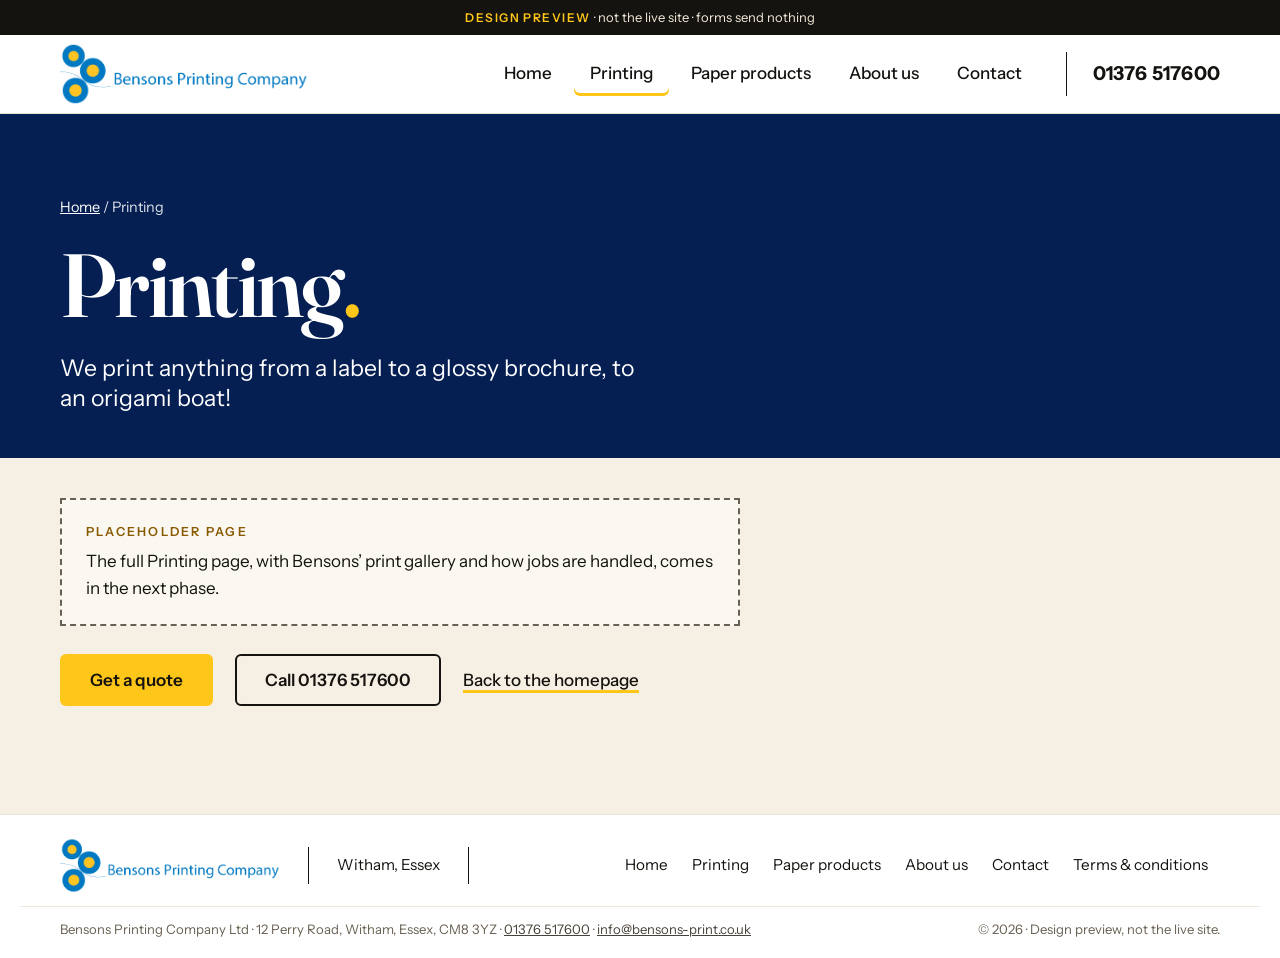
<file: printing/index.html>
<!doctype html>
<html lang="en-GB">
<head>
<meta charset="utf-8">
<meta name="viewport" content="width=device-width, initial-scale=1, viewport-fit=cover">
<meta name="robots" content="noindex, nofollow, noarchive">
<meta name="color-scheme" content="light">
<title>Printing | Bensons Printing Company (preview placeholder)</title>
<meta name="description" content="We print anything from a label to a glossy brochure, to an origami boat!">
<link rel="icon" href="../assets/img/favicon.png">
<link rel="preconnect" href="https://fonts.googleapis.com">
<link rel="preconnect" href="https://fonts.gstatic.com" crossorigin>
<link rel="stylesheet" href="https://fonts.googleapis.com/css2?family=Fraunces:opsz,wght@9..144,500;9..144,600;9..144,700;9..144,800&family=Instrument+Sans:wght@400;500;600;700&display=swap">
<link rel="stylesheet" href="../assets/site.css?v=17">
<script src="../assets/site.js?v=17" defer></script>

</head>
<body>
<a class="skip" href="#main">Skip to content</a>
<div class="preview-bar" role="note"><strong>Design preview</strong><span> · not the live site · forms send nothing</span></div>
<header class="site-header">
  <div class="wrap header-inner">
    <a class="logo" href="../" aria-label="Bensons Printing Company, home"><img src="../assets/img/bensons-logo.png" alt="Bensons Printing Company" width="541" height="140" loading="eager" decoding="async"></a>
    <nav class="main-nav" aria-label="Main"><ul><li><a href="../">Home</a></li><li><a href="../printing/" aria-current="page">Printing</a></li><li><a href="../special-products/">Paper products</a></li><li><a href="../about-us/">About us</a></li><li><a href="../contact/">Contact</a></li></ul></nav>
    <div class="header-actions">
      <a class="header-home" href="../">Home</a>
      <a class="header-phone" href="tel:+441376517600"><span class="sr-only">Call </span>01376 517600</a>
      <button class="menu-btn" type="button" aria-expanded="false" aria-controls="mobile-menu">
        <span class="menu-icon" aria-hidden="true"><i></i><i></i></span><span class="menu-label">Menu</span>
      </button>
    </div>
  </div>
  <div class="mobile-menu" id="mobile-menu" hidden>
    <nav aria-label="Mobile"><ul><li><a href="../">Home</a></li><li><a href="../printing/" aria-current="page">Printing</a></li><li><a href="../special-products/">Paper products</a></li><li><a href="../about-us/">About us</a></li><li><a href="../contact/">Contact</a></li><li><a href="../get-a-quote/">Get a quote</a></li></ul></nav>
    <a class="mobile-menu-phone" href="tel:+441376517600"><svg class="ico ico-phone" viewBox="0 0 24 24" aria-hidden="true" focusable="false"><path d="M6.6 10.8a15.1 15.1 0 0 0 6.6 6.6l2.2-2.2a1 1 0 0 1 1-.25 11.4 11.4 0 0 0 3.6.57 1 1 0 0 1 1 1V20a1 1 0 0 1-1 1A17 17 0 0 1 3 4a1 1 0 0 1 1-1h3.5a1 1 0 0 1 1 1c0 1.25.2 2.45.57 3.57a1 1 0 0 1-.25 1z" fill="currentColor"/></svg><span>Call 01376 517600</span></a>
    <p class="mobile-menu-note">Pages other than Home and Get a quote are placeholders in this preview.</p>
  </div>
</header>

<main id="main">
<section class="page-hero" aria-labelledby="ph-title">
  <div class="wrap">
    <p class="crumb"><a href="../">Home</a> <span aria-hidden="true">/</span> Printing</p>
    <h1 id="ph-title">Printing<span class="dot">.</span></h1>
    <p class="hero-lede">We print anything from a label to a glossy brochure, to an origami boat!</p>
  </div>
</section>
<section class="wrap placeholder">
  <div class="placeholder-note">
    <p class="placeholder-tag">Placeholder page</p>
    <p>The full Printing page, with Bensons’ print gallery and how jobs are handled, comes in the next phase.</p>
  </div>
  <div class="placeholder-actions">
    <a class="btn btn-yellow" href="../get-a-quote/">Get a quote</a>
    <a class="btn btn-ghost" href="tel:+441376517600">Call 01376 517600</a>
    <a class="link-under" href="../">Back to the homepage</a>
  </div>
</section>
</main>
<footer class="site-footer">
  <div class="wrap footer-inner">
    <a class="logo footer-logo" href="../" aria-label="Bensons Printing Company, home"><img src="../assets/img/bensons-logo.png" alt="Bensons Printing Company" width="541" height="140" loading="lazy" decoding="async"></a>
    <p class="footer-place">Witham, Essex</p>
    <nav class="footer-nav" aria-label="Footer"><ul><li><a href="../">Home</a></li><li><a href="../printing/">Printing</a></li><li><a href="../special-products/">Paper products</a></li><li><a href="../about-us/">About us</a></li><li><a href="../contact/">Contact</a></li><li><a href="../terms-conditions/">Terms &amp; conditions</a></li></ul></nav>
  </div>
  <div class="wrap footer-base">
    <p>Bensons Printing Company Ltd · 12 Perry Road, Witham, Essex, CM8 3YZ · <a href="tel:+441376517600">01376 517600</a> · <a href="mailto:info@bensons-print.co.uk">info@bensons-print.co.uk</a></p>
    <p>© <span data-year>2026</span> · Design preview, not the live site.</p>
  </div>
</footer>
<div class="action-bar" aria-label="Quick actions">
  <a class="action-call" href="tel:+441376517600"><svg class="ico ico-phone" viewBox="0 0 24 24" aria-hidden="true" focusable="false"><path d="M6.6 10.8a15.1 15.1 0 0 0 6.6 6.6l2.2-2.2a1 1 0 0 1 1-.25 11.4 11.4 0 0 0 3.6.57 1 1 0 0 1 1 1V20a1 1 0 0 1-1 1A17 17 0 0 1 3 4a1 1 0 0 1 1-1h3.5a1 1 0 0 1 1 1c0 1.25.2 2.45.57 3.57a1 1 0 0 1-.25 1z" fill="currentColor"/></svg><span>Call us</span></a><a class="action-quote" href="../get-a-quote/">Get a quote</a>
</div>
</body>
</html>
</file>
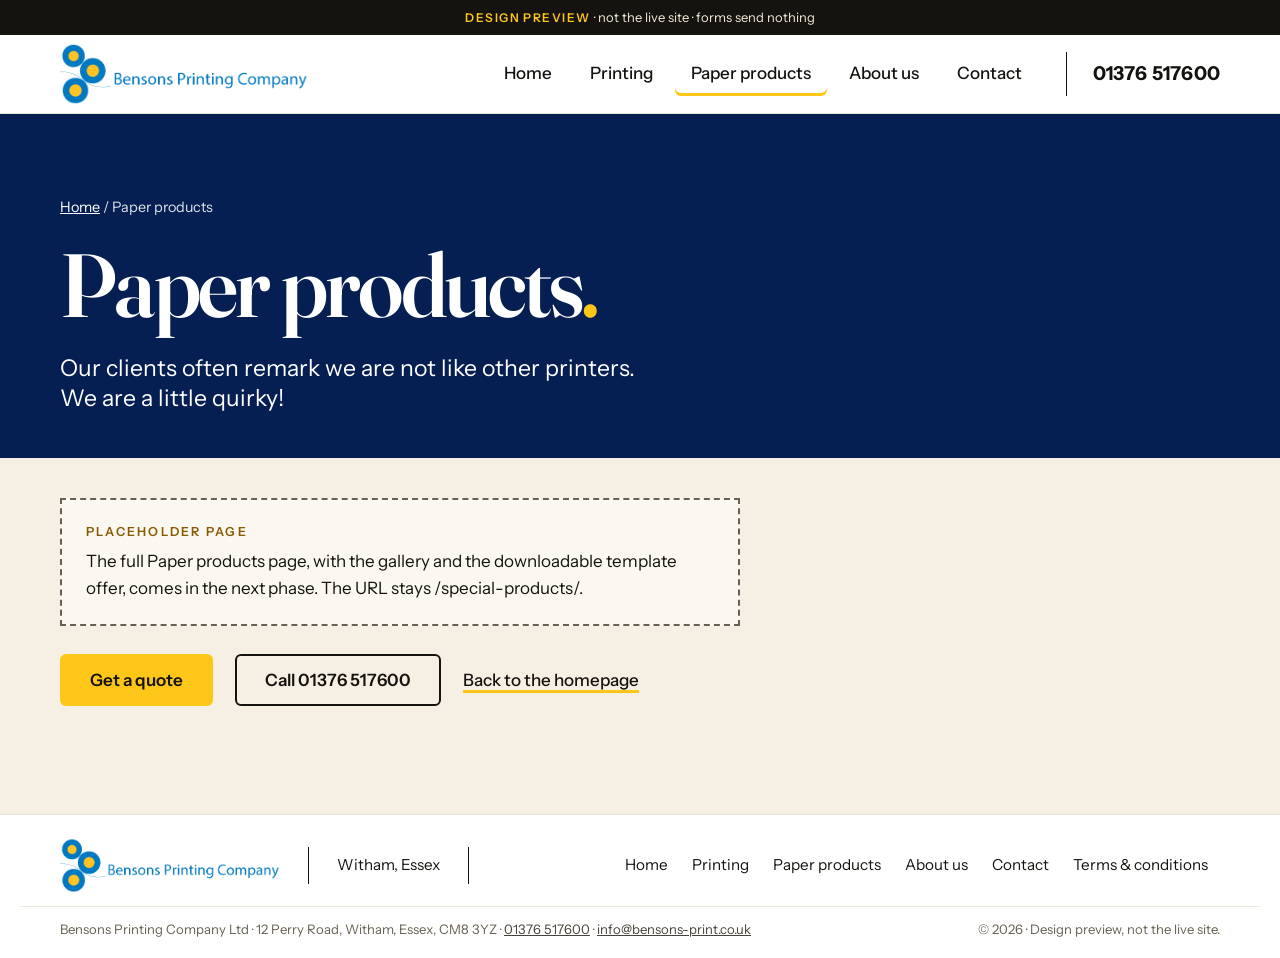
<file: special-products/index.html>
<!doctype html>
<html lang="en-GB">
<head>
<meta charset="utf-8">
<meta name="viewport" content="width=device-width, initial-scale=1, viewport-fit=cover">
<meta name="robots" content="noindex, nofollow, noarchive">
<meta name="color-scheme" content="light">
<title>Paper products | Bensons Printing Company (preview placeholder)</title>
<meta name="description" content="Our clients often remark we are not like other printers. We are a little quirky!">
<link rel="icon" href="../assets/img/favicon.png">
<link rel="preconnect" href="https://fonts.googleapis.com">
<link rel="preconnect" href="https://fonts.gstatic.com" crossorigin>
<link rel="stylesheet" href="https://fonts.googleapis.com/css2?family=Fraunces:opsz,wght@9..144,500;9..144,600;9..144,700;9..144,800&family=Instrument+Sans:wght@400;500;600;700&display=swap">
<link rel="stylesheet" href="../assets/site.css?v=17">
<script src="../assets/site.js?v=17" defer></script>

</head>
<body>
<a class="skip" href="#main">Skip to content</a>
<div class="preview-bar" role="note"><strong>Design preview</strong><span> · not the live site · forms send nothing</span></div>
<header class="site-header">
  <div class="wrap header-inner">
    <a class="logo" href="../" aria-label="Bensons Printing Company, home"><img src="../assets/img/bensons-logo.png" alt="Bensons Printing Company" width="541" height="140" loading="eager" decoding="async"></a>
    <nav class="main-nav" aria-label="Main"><ul><li><a href="../">Home</a></li><li><a href="../printing/">Printing</a></li><li><a href="../special-products/" aria-current="page">Paper products</a></li><li><a href="../about-us/">About us</a></li><li><a href="../contact/">Contact</a></li></ul></nav>
    <div class="header-actions">
      <a class="header-home" href="../">Home</a>
      <a class="header-phone" href="tel:+441376517600"><span class="sr-only">Call </span>01376 517600</a>
      <button class="menu-btn" type="button" aria-expanded="false" aria-controls="mobile-menu">
        <span class="menu-icon" aria-hidden="true"><i></i><i></i></span><span class="menu-label">Menu</span>
      </button>
    </div>
  </div>
  <div class="mobile-menu" id="mobile-menu" hidden>
    <nav aria-label="Mobile"><ul><li><a href="../">Home</a></li><li><a href="../printing/">Printing</a></li><li><a href="../special-products/" aria-current="page">Paper products</a></li><li><a href="../about-us/">About us</a></li><li><a href="../contact/">Contact</a></li><li><a href="../get-a-quote/">Get a quote</a></li></ul></nav>
    <a class="mobile-menu-phone" href="tel:+441376517600"><svg class="ico ico-phone" viewBox="0 0 24 24" aria-hidden="true" focusable="false"><path d="M6.6 10.8a15.1 15.1 0 0 0 6.6 6.6l2.2-2.2a1 1 0 0 1 1-.25 11.4 11.4 0 0 0 3.6.57 1 1 0 0 1 1 1V20a1 1 0 0 1-1 1A17 17 0 0 1 3 4a1 1 0 0 1 1-1h3.5a1 1 0 0 1 1 1c0 1.25.2 2.45.57 3.57a1 1 0 0 1-.25 1z" fill="currentColor"/></svg><span>Call 01376 517600</span></a>
    <p class="mobile-menu-note">Pages other than Home and Get a quote are placeholders in this preview.</p>
  </div>
</header>

<main id="main">
<section class="page-hero" aria-labelledby="ph-title">
  <div class="wrap">
    <p class="crumb"><a href="../">Home</a> <span aria-hidden="true">/</span> Paper products</p>
    <h1 id="ph-title">Paper products<span class="dot">.</span></h1>
    <p class="hero-lede">Our clients often remark we are not like other printers. We are a little quirky!</p>
  </div>
</section>
<section class="wrap placeholder">
  <div class="placeholder-note">
    <p class="placeholder-tag">Placeholder page</p>
    <p>The full Paper products page, with the gallery and the downloadable template offer, comes in the next phase. The URL stays /special-products/.</p>
  </div>
  <div class="placeholder-actions">
    <a class="btn btn-yellow" href="../get-a-quote/">Get a quote</a>
    <a class="btn btn-ghost" href="tel:+441376517600">Call 01376 517600</a>
    <a class="link-under" href="../">Back to the homepage</a>
  </div>
</section>
</main>
<footer class="site-footer">
  <div class="wrap footer-inner">
    <a class="logo footer-logo" href="../" aria-label="Bensons Printing Company, home"><img src="../assets/img/bensons-logo.png" alt="Bensons Printing Company" width="541" height="140" loading="lazy" decoding="async"></a>
    <p class="footer-place">Witham, Essex</p>
    <nav class="footer-nav" aria-label="Footer"><ul><li><a href="../">Home</a></li><li><a href="../printing/">Printing</a></li><li><a href="../special-products/">Paper products</a></li><li><a href="../about-us/">About us</a></li><li><a href="../contact/">Contact</a></li><li><a href="../terms-conditions/">Terms &amp; conditions</a></li></ul></nav>
  </div>
  <div class="wrap footer-base">
    <p>Bensons Printing Company Ltd · 12 Perry Road, Witham, Essex, CM8 3YZ · <a href="tel:+441376517600">01376 517600</a> · <a href="mailto:info@bensons-print.co.uk">info@bensons-print.co.uk</a></p>
    <p>© <span data-year>2026</span> · Design preview, not the live site.</p>
  </div>
</footer>
<div class="action-bar" aria-label="Quick actions">
  <a class="action-call" href="tel:+441376517600"><svg class="ico ico-phone" viewBox="0 0 24 24" aria-hidden="true" focusable="false"><path d="M6.6 10.8a15.1 15.1 0 0 0 6.6 6.6l2.2-2.2a1 1 0 0 1 1-.25 11.4 11.4 0 0 0 3.6.57 1 1 0 0 1 1 1V20a1 1 0 0 1-1 1A17 17 0 0 1 3 4a1 1 0 0 1 1-1h3.5a1 1 0 0 1 1 1c0 1.25.2 2.45.57 3.57a1 1 0 0 1-.25 1z" fill="currentColor"/></svg><span>Call us</span></a><a class="action-quote" href="../get-a-quote/">Get a quote</a>
</div>
</body>
</html>
</file>
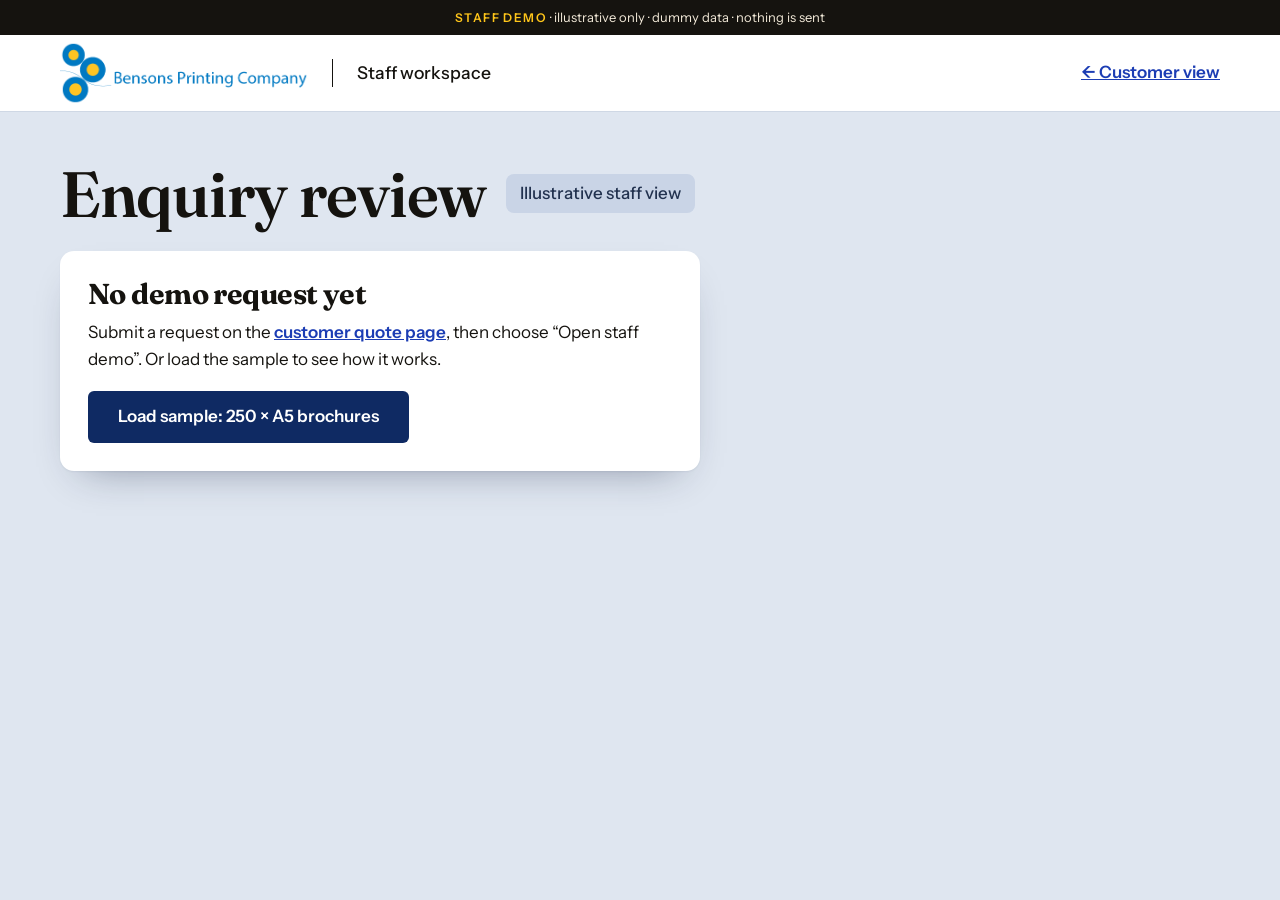
<file: staff-demo/index.html>
<!doctype html>
<html lang="en-GB">
<head>
<meta charset="utf-8">
<meta name="viewport" content="width=device-width, initial-scale=1, viewport-fit=cover">
<meta name="robots" content="noindex, nofollow, noarchive">
<meta name="color-scheme" content="light">
<title>Enquiry review | Bensons staff demo</title>
<meta name="description" content="Illustrative staff view for the quote demo.">
<link rel="icon" href="../assets/img/favicon.png">
<link rel="preconnect" href="https://fonts.googleapis.com">
<link rel="preconnect" href="https://fonts.gstatic.com" crossorigin>
<link rel="stylesheet" href="https://fonts.googleapis.com/css2?family=Fraunces:opsz,wght@9..144,500;9..144,600;9..144,700;9..144,800&family=Instrument+Sans:wght@400;500;600;700&display=swap">
<link rel="stylesheet" href="../assets/site.css?v=17">
<script src="../assets/site.js?v=17" defer></script>
<script src="../assets/staff.js?v=17" defer></script>
</head>
<body class="staff-body">
<a class="skip" href="#main">Skip to content</a>
<div class="preview-bar" role="note"><strong>Staff demo</strong><span> · illustrative only · dummy data · nothing is sent</span></div>
<header class="staff-header">
  <div class="wrap staff-header-inner">
    <span class="logo"><img src="../assets/img/bensons-logo.png" alt="Bensons Printing Company" width="541" height="140" loading="eager" decoding="async"></span>
    <span class="staff-label">Staff workspace</span>
    <a class="staff-back" href="../get-a-quote/">← Customer view</a>
  </div>
</header>
<main id="main" class="staff-main">
  <div class="wrap">
    <div class="staff-title">
      <h1>Enquiry review</h1>
      <p class="pill">Illustrative staff view</p>
    </div>

    <div class="staff-empty" id="staff-empty" hidden>
      <h2>No demo request yet</h2>
      <p>Submit a request on the <a href="../get-a-quote/">customer quote page</a>, then choose “Open staff demo”. Or load the sample to see how it works.</p>
      <button type="button" class="btn btn-navy" id="load-sample">Load sample: 250 × A5 brochures</button>
    </div>

    <div class="staff-grid" id="staff-grid" hidden>
      <section class="review-card" aria-labelledby="job-headline">
        <div class="job-head">
          <span class="job-icon" data-job-icon></span>
          <div>
            <h2 id="job-headline" data-headline></h2>
            <p class="job-meta" data-meta></p>
          </div>
        </div>
        <ul class="job-rows" data-rows></ul>
        <div class="flags" data-flags-wrap>
          <h3 class="sr-only">Needs confirming</h3>
          <ul data-flags></ul>
        </div>
        <div class="staff-actions">
          <button type="button" class="btn btn-outline-navy" id="ask-btn"><svg class="ico ico-chat" viewBox="0 0 24 24" aria-hidden="true" focusable="false"><path d="M4 12a8 7 0 1 1 3.4 5.7L3.5 19l1.2-3.4A6.8 6.8 0 0 1 4 12z" fill="none" stroke="currentColor" stroke-width="1.8" stroke-linejoin="round"/></svg><span>Ask a question</span></button>
          <button type="button" class="btn btn-navy" id="prep-btn"><svg class="ico ico-layers" viewBox="0 0 24 24" aria-hidden="true" focusable="false"><path d="M12 3 2.5 8 12 13l9.5-5zM2.5 12 12 17l9.5-5M2.5 16 12 21l9.5-5" fill="none" stroke="currentColor" stroke-width="1.8" stroke-linejoin="round"/></svg><span>Prepare for estimating</span></button>
        </div>
        <p class="no-price">No price is calculated here, and nothing connects to estimating software.</p>
      </section>

      <div class="staff-side">
        <section class="side-card" aria-labelledby="cust-title">
          <h2 id="cust-title">Customer</h2>
          <dl class="kv" data-customer></dl>
        </section>
        <section class="side-card" aria-labelledby="msg-title">
          <h2 id="msg-title">Customer’s message</h2>
          <div data-message></div>
        </section>
        <section class="side-card" aria-labelledby="spec-title">
          <h2 id="spec-title">Specifications supplied</h2>
          <dl class="kv spec" data-specs></dl>
        </section>
        <section class="side-card recent" aria-labelledby="recent-title" data-recent-wrap hidden>
          <h2 id="recent-title">Other demo requests</h2>
          <ul data-recent></ul>
        </section>
      </div>
    </div>
  </div>
</main>

<dialog class="sheet" id="ask-dialog" aria-labelledby="ask-title">
  <form method="dialog" class="sheet-inner">
    <h2 id="ask-title">Follow-up draft</h2>
    <p class="sheet-note">Demo: this draft isn’t sent. Edit it, then copy it into an email if you want to use it.</p>
    <p class="sheet-to">To: <span data-ask-to></span></p>
    <label for="ask-subject">Subject</label>
    <input id="ask-subject" type="text">
    <label for="ask-body">Message</label>
    <textarea id="ask-body" rows="12"></textarea>
    <div class="sheet-actions">
      <button type="button" class="btn btn-navy" data-copy="ask"><svg class="ico ico-copy" viewBox="0 0 24 24" aria-hidden="true" focusable="false"><rect x="8" y="8" width="12" height="12" rx="1.5" fill="none" stroke="currentColor" stroke-width="1.8"/><path d="M16 8V5a1 1 0 0 0-1-1H5a1 1 0 0 0-1 1v10a1 1 0 0 0 1 1h3" fill="none" stroke="currentColor" stroke-width="1.8"/></svg><span>Copy draft</span></button>
      <button type="submit" class="btn btn-ghost">Close</button>
      <span class="copy-status" role="status" data-copy-status></span>
    </div>
  </form>
</dialog>

<dialog class="sheet" id="prep-dialog" aria-labelledby="prep-title">
  <form method="dialog" class="sheet-inner">
    <h2 id="prep-title">Brief for the estimator</h2>
    <p class="sheet-note">Demo: a copyable summary. No price is worked out, and nothing is sent to estimating software.</p>
    <label for="prep-body" class="sr-only">Estimating brief</label>
    <textarea id="prep-body" class="brief" rows="18" readonly></textarea>
    <div class="sheet-actions">
      <button type="button" class="btn btn-navy" data-copy="prep"><svg class="ico ico-copy" viewBox="0 0 24 24" aria-hidden="true" focusable="false"><rect x="8" y="8" width="12" height="12" rx="1.5" fill="none" stroke="currentColor" stroke-width="1.8"/><path d="M16 8V5a1 1 0 0 0-1-1H5a1 1 0 0 0-1 1v10a1 1 0 0 0 1 1h3" fill="none" stroke="currentColor" stroke-width="1.8"/></svg><span>Copy brief</span></button>
      <button type="submit" class="btn btn-ghost">Close</button>
      <span class="copy-status" role="status" data-copy-status></span>
    </div>
  </form>
</dialog>
<template id="icons"><svg class="ico ico-book" viewBox="0 0 24 24" aria-hidden="true" focusable="false"><path d="M12 6.5C10 5 7 4.5 3 5v13c4-.5 7 0 9 1.5 2-1.5 5-2 9-1.5V5c-4-.5-7 0-9 1.5zM12 6.5v13" fill="none" stroke="currentColor" stroke-width="1.8" stroke-linejoin="round"/></svg><svg class="ico ico-tag" viewBox="0 0 24 24" aria-hidden="true" focusable="false"><path d="M3 12.5V4a1 1 0 0 1 1-1h8.5L21 11.5 12.5 20z" fill="none" stroke="currentColor" stroke-width="1.8" stroke-linejoin="round"/><circle cx="8" cy="8" r="1.6" fill="currentColor"/></svg><svg class="ico ico-star" viewBox="0 0 24 24" aria-hidden="true" focusable="false"><path d="M12 3l2.7 5.6 6.1.9-4.4 4.3 1 6.1L12 17l-5.4 2.9 1-6.1L3.2 9.5l6.1-.9z" fill="none" stroke="currentColor" stroke-width="1.8" stroke-linejoin="round"/></svg><svg class="ico ico-question" viewBox="0 0 24 24" aria-hidden="true" focusable="false"><circle cx="12" cy="12" r="9" fill="none" stroke="currentColor" stroke-width="1.8"/><path d="M9.5 9.5a2.5 2.5 0 1 1 3.6 2.2c-.8.4-1.1.9-1.1 1.8" fill="none" stroke="currentColor" stroke-width="1.8" stroke-linecap="round"/><circle cx="12" cy="16.8" r="1.1" fill="currentColor"/></svg><svg class="ico ico-layers" viewBox="0 0 24 24" aria-hidden="true" focusable="false"><path d="M12 3 2.5 8 12 13l9.5-5zM2.5 12 12 17l9.5-5M2.5 16 12 21l9.5-5" fill="none" stroke="currentColor" stroke-width="1.8" stroke-linejoin="round"/></svg><svg class="ico ico-calendar" viewBox="0 0 24 24" aria-hidden="true" focusable="false"><rect x="3.5" y="5" width="17" height="15" rx="1.5" fill="none" stroke="currentColor" stroke-width="1.8"/><path d="M3.5 10h17M8 3v4M16 3v4" stroke="currentColor" stroke-width="1.8"/></svg><svg class="ico ico-clip" viewBox="0 0 24 24" aria-hidden="true" focusable="false"><path d="M20 11.5 12.2 19.3a5 5 0 0 1-7.1-7.1l8.1-8.1a3.3 3.3 0 0 1 4.7 4.7l-8 8a1.7 1.7 0 0 1-2.4-2.4l7.3-7.3" fill="none" stroke="currentColor" stroke-width="1.8" stroke-linecap="round"/></svg><svg class="ico ico-flag" viewBox="0 0 24 24" aria-hidden="true" focusable="false"><path d="M5 21V4M5 4h11l-2 4 2 4H5" fill="none" stroke="currentColor" stroke-width="1.8" stroke-linejoin="round"/></svg><svg class="ico ico-ruler" viewBox="0 0 24 24" aria-hidden="true" focusable="false"><path d="M3 16.5 16.5 3 21 7.5 7.5 21zM7 12.5l2 2M10 9.5l2 2M13 6.5l2 2" fill="none" stroke="currentColor" stroke-width="1.8" stroke-linejoin="round"/></svg><svg class="ico ico-box" viewBox="0 0 24 24" aria-hidden="true" focusable="false"><path d="M12 3 3.5 7.5v9L12 21l8.5-4.5v-9zM3.5 7.5 12 12l8.5-4.5M12 12v9" fill="none" stroke="currentColor" stroke-width="1.8" stroke-linejoin="round"/></svg></template>
</body>
</html>
</file>
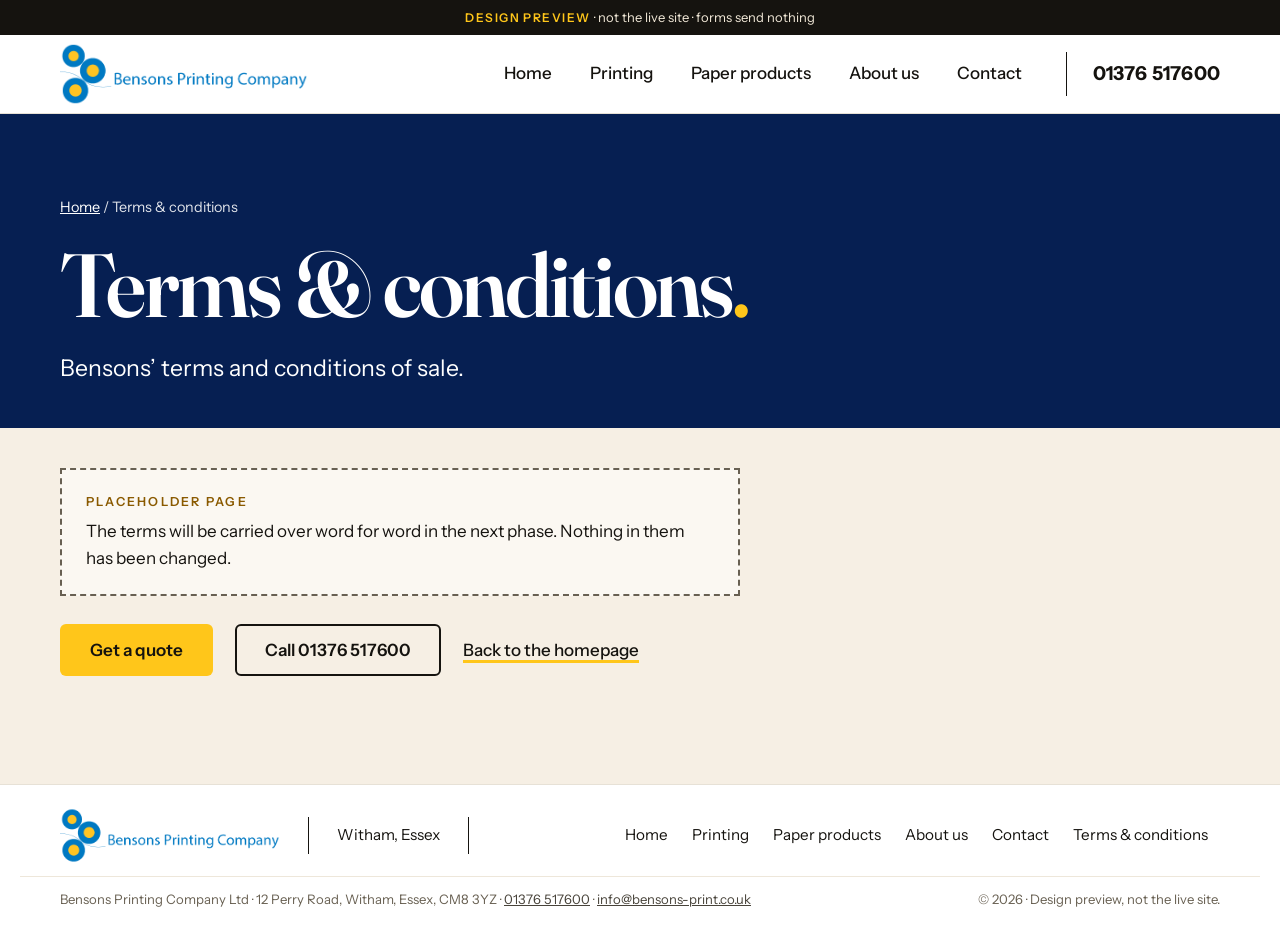
<file: terms-conditions/index.html>
<!doctype html>
<html lang="en-GB">
<head>
<meta charset="utf-8">
<meta name="viewport" content="width=device-width, initial-scale=1, viewport-fit=cover">
<meta name="robots" content="noindex, nofollow, noarchive">
<meta name="color-scheme" content="light">
<title>Terms &amp; conditions | Bensons Printing Company (preview placeholder)</title>
<meta name="description" content="Bensons’ terms and conditions of sale.">
<link rel="icon" href="../assets/img/favicon.png">
<link rel="preconnect" href="https://fonts.googleapis.com">
<link rel="preconnect" href="https://fonts.gstatic.com" crossorigin>
<link rel="stylesheet" href="https://fonts.googleapis.com/css2?family=Fraunces:opsz,wght@9..144,500;9..144,600;9..144,700;9..144,800&family=Instrument+Sans:wght@400;500;600;700&display=swap">
<link rel="stylesheet" href="../assets/site.css?v=17">
<script src="../assets/site.js?v=17" defer></script>

</head>
<body>
<a class="skip" href="#main">Skip to content</a>
<div class="preview-bar" role="note"><strong>Design preview</strong><span> · not the live site · forms send nothing</span></div>
<header class="site-header">
  <div class="wrap header-inner">
    <a class="logo" href="../" aria-label="Bensons Printing Company, home"><img src="../assets/img/bensons-logo.png" alt="Bensons Printing Company" width="541" height="140" loading="eager" decoding="async"></a>
    <nav class="main-nav" aria-label="Main"><ul><li><a href="../">Home</a></li><li><a href="../printing/">Printing</a></li><li><a href="../special-products/">Paper products</a></li><li><a href="../about-us/">About us</a></li><li><a href="../contact/">Contact</a></li></ul></nav>
    <div class="header-actions">
      <a class="header-home" href="../">Home</a>
      <a class="header-phone" href="tel:+441376517600"><span class="sr-only">Call </span>01376 517600</a>
      <button class="menu-btn" type="button" aria-expanded="false" aria-controls="mobile-menu">
        <span class="menu-icon" aria-hidden="true"><i></i><i></i></span><span class="menu-label">Menu</span>
      </button>
    </div>
  </div>
  <div class="mobile-menu" id="mobile-menu" hidden>
    <nav aria-label="Mobile"><ul><li><a href="../">Home</a></li><li><a href="../printing/">Printing</a></li><li><a href="../special-products/">Paper products</a></li><li><a href="../about-us/">About us</a></li><li><a href="../contact/">Contact</a></li><li><a href="../get-a-quote/">Get a quote</a></li></ul></nav>
    <a class="mobile-menu-phone" href="tel:+441376517600"><svg class="ico ico-phone" viewBox="0 0 24 24" aria-hidden="true" focusable="false"><path d="M6.6 10.8a15.1 15.1 0 0 0 6.6 6.6l2.2-2.2a1 1 0 0 1 1-.25 11.4 11.4 0 0 0 3.6.57 1 1 0 0 1 1 1V20a1 1 0 0 1-1 1A17 17 0 0 1 3 4a1 1 0 0 1 1-1h3.5a1 1 0 0 1 1 1c0 1.25.2 2.45.57 3.57a1 1 0 0 1-.25 1z" fill="currentColor"/></svg><span>Call 01376 517600</span></a>
    <p class="mobile-menu-note">Pages other than Home and Get a quote are placeholders in this preview.</p>
  </div>
</header>

<main id="main">
<section class="page-hero" aria-labelledby="ph-title">
  <div class="wrap">
    <p class="crumb"><a href="../">Home</a> <span aria-hidden="true">/</span> Terms &amp; conditions</p>
    <h1 id="ph-title">Terms &amp; conditions<span class="dot">.</span></h1>
    <p class="hero-lede">Bensons’ terms and conditions of sale.</p>
  </div>
</section>
<section class="wrap placeholder">
  <div class="placeholder-note">
    <p class="placeholder-tag">Placeholder page</p>
    <p>The terms will be carried over word for word in the next phase. Nothing in them has been changed.</p>
  </div>
  <div class="placeholder-actions">
    <a class="btn btn-yellow" href="../get-a-quote/">Get a quote</a>
    <a class="btn btn-ghost" href="tel:+441376517600">Call 01376 517600</a>
    <a class="link-under" href="../">Back to the homepage</a>
  </div>
</section>
</main>
<footer class="site-footer">
  <div class="wrap footer-inner">
    <a class="logo footer-logo" href="../" aria-label="Bensons Printing Company, home"><img src="../assets/img/bensons-logo.png" alt="Bensons Printing Company" width="541" height="140" loading="lazy" decoding="async"></a>
    <p class="footer-place">Witham, Essex</p>
    <nav class="footer-nav" aria-label="Footer"><ul><li><a href="../">Home</a></li><li><a href="../printing/">Printing</a></li><li><a href="../special-products/">Paper products</a></li><li><a href="../about-us/">About us</a></li><li><a href="../contact/">Contact</a></li><li><a href="../terms-conditions/">Terms &amp; conditions</a></li></ul></nav>
  </div>
  <div class="wrap footer-base">
    <p>Bensons Printing Company Ltd · 12 Perry Road, Witham, Essex, CM8 3YZ · <a href="tel:+441376517600">01376 517600</a> · <a href="mailto:info@bensons-print.co.uk">info@bensons-print.co.uk</a></p>
    <p>© <span data-year>2026</span> · Design preview, not the live site.</p>
  </div>
</footer>
<div class="action-bar" aria-label="Quick actions">
  <a class="action-call" href="tel:+441376517600"><svg class="ico ico-phone" viewBox="0 0 24 24" aria-hidden="true" focusable="false"><path d="M6.6 10.8a15.1 15.1 0 0 0 6.6 6.6l2.2-2.2a1 1 0 0 1 1-.25 11.4 11.4 0 0 0 3.6.57 1 1 0 0 1 1 1V20a1 1 0 0 1-1 1A17 17 0 0 1 3 4a1 1 0 0 1 1-1h3.5a1 1 0 0 1 1 1c0 1.25.2 2.45.57 3.57a1 1 0 0 1-.25 1z" fill="currentColor"/></svg><span>Call us</span></a><a class="action-quote" href="../get-a-quote/">Get a quote</a>
</div>
</body>
</html>
</file>
<file: assets/site.css>
/* Bensons Printing – design preview v2. Navy, warm paper and logo yellow; bold editorial serif. */
:root {
  --paper: #f6efe4;
  --paper-2: #efe6d7;
  --paper-3: #fbf8f2;
  --white: #ffffff;
  --ink: #15130f;
  --ink-2: #48433a;     /* 8.6:1 on paper */
  --ink-3: #686052;     /* 5.4:1 on paper */
  --rule: #d9cdb9;
  --navy: #061f52;      /* hero background */
  --navy-2: #0c2d6e;
  --navy-ui: #0f2a63;   /* buttons, 13.9:1 with white */
  --blue: #1c3db4;      /* links on light, 8.1:1 */
  --yellow: #ffc61a;    /* logo yellow family; ink on it 12:1 */
  --yellow-2: #ffd75a;
  --yellow-soft: #fff1b8;
  --amber-text: #8a5a00; /* yellow-family text on light */
  --red-text: #b43519;  /* errors, 5.3:1 on paper */
  --staff-bg: #dfe6f0;
  --focus: #ffb300;
  --serif: "Fraunces", Georgia, "Times New Roman", serif;
  --sans: "Instrument Sans", system-ui, -apple-system, "Segoe UI", sans-serif;
  --gutter: clamp(16px, 4vw, 40px);
  --max: 1240px;
  --radius: 6px;
  --shadow: 0 1px 2px rgba(20, 30, 60, .06), 0 18px 40px -22px rgba(20, 30, 60, .45);
  color-scheme: light;
}

*, *::before, *::after { box-sizing: border-box; }
html { -webkit-text-size-adjust: 100%; scroll-behavior: smooth; scroll-padding-top: 90px; }
@media (prefers-reduced-motion: reduce) { html { scroll-behavior: auto; } *, *::before, *::after { transition: none !important; animation: none !important; } }
body { margin: 0; background: var(--paper); color: var(--ink); font: 400 1.0625rem/1.6 var(--sans); -webkit-font-smoothing: antialiased; text-rendering: optimizeLegibility; }
img { max-width: 100%; height: auto; display: block; }
a { color: inherit; }
h1, h2, h3 { font-family: var(--serif); font-weight: 700; line-height: 1.05; letter-spacing: -.02em; margin: 0; font-optical-sizing: auto; }
p { margin: 0 0 1em; }
address { font-style: normal; }
[hidden] { display: none !important; }
.wrap { width: 100%; max-width: var(--max); margin: 0 auto; padding: 0 var(--gutter); }
.sr-only { position: absolute !important; width: 1px; height: 1px; padding: 0; margin: -1px; overflow: hidden; clip: rect(0 0 0 0); white-space: nowrap; border: 0; }
:focus-visible { outline: 3px solid var(--focus); outline-offset: 3px; border-radius: 3px; }
.skip { position: absolute; left: 12px; top: -60px; z-index: 100; background: var(--ink); color: #fff; padding: 12px 18px; border-radius: var(--radius); font-weight: 600; text-decoration: none; }
.skip:focus { top: 12px; }
.ico { width: 22px; height: 22px; flex: none; }
.dot { color: var(--yellow); }

.preview-bar { background: var(--ink); color: #f3ead9; font-size: .8125rem; text-align: center; padding: 7px var(--gutter); }
.preview-bar strong { color: var(--yellow); font-weight: 600; text-transform: uppercase; letter-spacing: .12em; font-size: .75rem; }

/* ---------- buttons */
.btn { display: inline-flex; align-items: center; justify-content: center; gap: .55em; min-height: 52px; padding: 0 28px; border-radius: var(--radius); font: 600 1.0625rem/1.1 var(--sans); text-decoration: none; border: 2px solid transparent; cursor: pointer; transition: background .15s, color .15s, border-color .15s; text-align: center; }
.btn .ico { width: 20px; height: 20px; }
.btn-yellow { background: var(--yellow); color: var(--ink); }
.btn-yellow:hover { background: var(--yellow-2); }
.btn-yellow:disabled { background: #e8dcae; color: #5a5245; cursor: not-allowed; }
.btn-navy { background: var(--navy-ui); color: #fff; }
.btn-navy:hover { background: var(--navy); }
.btn-outline-navy { background: #fff; color: var(--navy-ui); border-color: var(--navy-ui); }
.btn-outline-navy:hover { background: #eef2fa; }
.btn-ghost { background: transparent; color: var(--ink); border-color: var(--ink); }
.btn-ghost:hover { background: var(--ink); color: var(--paper); }
.link-under { display: inline-flex; align-items: center; min-height: 44px; font-weight: 500; text-decoration: none; background: linear-gradient(var(--yellow), var(--yellow)) 0 calc(100% - 9px) / 100% 3px no-repeat; }

/* ---------- header (white, as the mockup) */
.site-header { position: sticky; top: 0; z-index: 50; background: rgba(255, 255, 255, .97); border-bottom: 1px solid #e7e1d6; }
.header-inner { display: flex; align-items: center; gap: 28px; min-height: 78px; }
.logo { display: inline-flex; align-items: center; min-height: 44px; flex: none; }
.logo img { width: 248px; height: auto; } /* 541×140 source, proportions kept */
.main-nav { margin-left: auto; }
.main-nav ul { display: flex; gap: 6px; list-style: none; margin: 0; padding: 0; }
.main-nav a { display: inline-flex; align-items: center; min-height: 44px; padding: 0 16px; text-decoration: none; font-weight: 500; border-radius: var(--radius); }
.main-nav a:hover { background: var(--paper); }
.main-nav a[aria-current="page"] { box-shadow: inset 0 -3px 0 var(--yellow); }
.header-actions { display: flex; align-items: center; gap: 12px; padding-left: 26px; border-left: 1.5px solid var(--ink); }
.header-phone { font-weight: 700; text-decoration: none; font-size: 1.2rem; letter-spacing: .01em; white-space: nowrap; min-height: 44px; display: inline-flex; align-items: center; }
.header-phone:hover { color: var(--blue); }
.menu-btn { display: none; }
.header-home { display: none; }
.mobile-menu { border-top: 1px solid var(--rule); background: #fff; padding: 8px var(--gutter) 28px; max-height: calc(100vh - 100px); overflow: auto; }
.mobile-menu ul { list-style: none; margin: 0; padding: 0; }
.mobile-menu li a { display: flex; align-items: center; min-height: 60px; border-bottom: 1px solid var(--rule); font: 700 1.75rem/1 var(--serif); text-decoration: none; }
.mobile-menu-phone { display: flex; align-items: center; gap: 10px; margin-top: 22px; min-height: 52px; font-weight: 600; font-size: 1.125rem; text-decoration: none; color: var(--blue); }
.mobile-menu-note { font-size: .875rem; color: var(--ink-3); margin-top: 14px; }

/* ---------- homepage hero (navy, origami art) */
.hero { position: relative; overflow: hidden; background: linear-gradient(100deg, #021a48 0%, var(--navy) 40%, var(--navy-2) 100%); color: #fff; min-height: clamp(460px, 42vw, 600px); display: flex; align-items: center; }
.hero-art { position: absolute; inset: 0 0 0 auto; width: 64%; margin: 0; }
.hero-art img { width: 100%; height: 100%; object-fit: cover; object-position: 30% 50%; -webkit-mask-image: linear-gradient(90deg, transparent 0, #000 22%); mask-image: linear-gradient(90deg, transparent 0, #000 22%); }
.hero-art figcaption, .quote-hero-art figcaption { position: absolute; right: var(--gutter); bottom: 16px; font-size: .82rem; font-style: italic; color: #fff; background: rgba(2, 16, 46, .62); padding: 3px 9px; border-radius: 4px; }
.hero-inner { position: relative; z-index: 1; padding-top: 56px; padding-bottom: 64px; }
.hero-copy { max-width: 470px; }
.hero h1 { font-size: clamp(3.6rem, 8vw, 6.9rem); font-weight: 600; line-height: .92; letter-spacing: -.035em; font-variation-settings: "opsz" 144; }
.hero-lede { font-size: clamp(1.2rem, 1.8vw, 1.6rem); line-height: 1.3; margin: 22px 0 30px; max-width: 20ch; }
.hero .btn { min-height: 54px; font-size: 1.15rem; }

/* ---------- ordinary or extraordinary */
.ordinary { padding: clamp(44px, 6vw, 80px) 0 clamp(48px, 6vw, 80px); }
.ordinary h2 { text-align: center; font-size: clamp(2.3rem, 5.2vw, 4.4rem); font-weight: 600; margin-bottom: clamp(20px, 3vw, 32px); }
.route-row { display: grid; grid-template-columns: repeat(3, 1fr); border-top: 1px solid #8f8676; border-bottom: 1px solid #8f8676; max-width: 920px; margin: 0 auto; }
.route-row a { display: flex; align-items: center; justify-content: center; gap: 14px; min-height: 64px; padding: 6px 12px; font: 600 clamp(1.25rem, 2vw, 1.75rem)/1.1 var(--serif); text-decoration: none; position: relative; }
.route-row a + a::before { content: ""; position: absolute; left: 0; top: 14px; bottom: 14px; width: 1px; background: #8f8676; }
.route-row a:hover { color: var(--blue); }
.arrow { width: 24px; height: 14px; color: #e0a800; transition: transform .2s; }
.route-row a:hover .arrow { transform: translateX(5px); }
.ordinary-intro { max-width: 60ch; margin: 26px auto 0; text-align: center; color: var(--ink-2); }
.feature-pair { display: grid; grid-template-columns: minmax(0, 7fr) minmax(0, 5fr); gap: clamp(18px, 2.6vw, 30px); margin-top: clamp(32px, 4vw, 48px); align-items: start; }
.feature { margin: 0; }
.feature a { display: block; overflow: hidden; }
.feature img { width: 100%; aspect-ratio: 4 / 3; object-fit: cover; transition: transform .5s; }
.feature-main img { aspect-ratio: 5 / 3; }
.feature a:hover img { transform: scale(1.03); }
.feature figcaption { display: grid; grid-template-columns: 30px 1fr; column-gap: 12px; align-items: center; padding: 16px 0; }
.feature-side figcaption { padding: 6px 0 18px; }
.dash { width: 28px; height: 3px; background: var(--yellow); }
.feature-title { font: 600 clamp(1.35rem, 2.2vw, 1.9rem)/1.1 var(--serif); letter-spacing: -.015em; }
.feature-kicker { grid-column: 2; font-size: .78rem; font-weight: 600; letter-spacing: .16em; text-transform: uppercase; color: var(--amber-text); margin-top: 6px; }
.photo-note { text-align: right; font-size: .85rem; font-style: italic; color: var(--ink-3); margin: 10px 0 0; }

/* ---------- attention to detail (embossed B) */
.detail-band { position: relative; overflow: hidden; background: linear-gradient(90deg, var(--paper-3) 55%, #f1e8da); border-top: 1px solid var(--rule); }
.detail-band-inner { position: relative; z-index: 1; display: flex; align-items: center; gap: clamp(20px, 3vw, 40px); padding-top: clamp(40px, 5vw, 64px); padding-bottom: clamp(40px, 5vw, 64px); }
.detail-band h2 { font-size: clamp(2.2rem, 4.4vw, 3.6rem); font-weight: 600; padding-right: clamp(20px, 3vw, 40px); border-right: 1.5px solid var(--ink); white-space: nowrap; }
.detail-band p { margin: 0; max-width: 34ch; font-size: 1.15rem; }
.emboss { position: absolute; right: clamp(8px, 5vw, 90px); top: 50%; transform: translateY(-52%) rotate(-6deg); font: 800 clamp(9rem, 15vw, 13.5rem)/.8 var(--serif); color: #efe5d5; text-shadow: -2px -2px 1px rgba(255, 255, 255, .95), 3px 3px 5px rgba(80, 60, 30, .28); pointer-events: none; user-select: none; }

/* ---------- CTA band */
.cta-band { background: var(--navy-ui); color: #fff; }
.cta-inner { display: flex; align-items: center; justify-content: space-between; gap: 24px 40px; padding-top: clamp(32px, 4vw, 48px); padding-bottom: clamp(32px, 4vw, 48px); }
.cta-copy h2 { font-size: clamp(2rem, 4vw, 3.4rem); font-weight: 600; margin-bottom: 8px; }
.cta-copy p { margin: 0; font-size: 1.1rem; color: #e3e9f7; }
.cta-actions { display: flex; flex-direction: column; align-items: center; gap: 8px; padding-left: clamp(24px, 3vw, 44px); border-left: 1.5px solid rgba(255, 255, 255, .55); flex: none; }
.cta-actions .btn { min-width: 190px; }
.cta-phone { font: 500 clamp(1.5rem, 2.4vw, 2rem)/1 var(--sans); text-decoration: none; min-height: 48px; display: inline-flex; align-items: center; white-space: nowrap; }
.cta-phone:hover { text-decoration: underline; text-underline-offset: 5px; }

/* ---------- footer (white row) */
.site-footer { background: #fff; padding: 22px 0 18px; border-top: 1px solid #e7e1d6; }
.footer-inner { display: flex; align-items: center; flex-wrap: wrap; gap: 14px 28px; }
.footer-logo img { width: 220px; }
.footer-place { margin: 0; padding: 0 28px; border-left: 1.5px solid var(--ink); border-right: 1.5px solid var(--ink); font-size: .95rem; line-height: 2.4; }
.footer-nav { margin-left: auto; }
.footer-nav ul { list-style: none; margin: 0; padding: 0; display: flex; flex-wrap: wrap; }
.footer-nav a { display: inline-flex; align-items: center; min-height: 44px; padding: 0 12px; text-decoration: none; font-size: .95rem; }
.footer-nav a:hover { text-decoration: underline; text-underline-offset: 4px; }
.footer-base { display: flex; justify-content: space-between; flex-wrap: wrap; gap: 6px 20px; margin-top: 12px; padding-top: 12px; border-top: 1px solid #eee7da; font-size: .82rem; color: var(--ink-3); }
.footer-base p { margin: 0; }
.footer-base a { color: var(--ink-2); }
.action-bar { display: none; }

/* ---------- inner pages */
.page-hero { padding: clamp(40px, 6vw, 72px) 0 clamp(28px, 4vw, 44px); background: var(--navy); color: #fff; }
.page-hero h1 { font-size: clamp(2.8rem, 7vw, 5.6rem); font-weight: 600; letter-spacing: -.03em; }
.page-hero .hero-lede { max-width: 40ch; margin-bottom: 0; }
.crumb { font-size: .9rem; color: rgba(255, 255, 255, .88); margin-bottom: 8px; }
.crumb a { display: inline-flex; min-height: 44px; align-items: center; color: #fff; }
.placeholder { padding-top: 40px; padding-bottom: 80px; }
.placeholder-note { max-width: 680px; padding: 22px 24px; border: 2px dashed var(--ink-3); background: var(--paper-3); }
.placeholder-tag { font-size: .78rem; font-weight: 600; letter-spacing: .18em; text-transform: uppercase; color: var(--amber-text); margin-bottom: 6px; }
.placeholder-note p:last-child { margin: 0; }
.placeholder-actions { display: flex; flex-wrap: wrap; gap: 14px 22px; align-items: center; margin: 28px 0; }

/* ---------- quote page */
.quote-hero { position: relative; overflow: hidden; background: linear-gradient(100deg, #021a48 0%, var(--navy) 45%, #0b2a63 100%); color: #fff; }
.quote-hero-art { position: absolute; inset: 0 0 0 auto; width: 50%; margin: 0; }
.quote-hero-art img { width: 100%; height: 100%; object-fit: cover; object-position: 40% 50%; -webkit-mask-image: linear-gradient(90deg, transparent 0, #000 25%); mask-image: linear-gradient(90deg, transparent 0, #000 25%); }
.quote-hero-inner { position: relative; z-index: 1; padding-top: clamp(16px, 2.4vw, 28px); padding-bottom: clamp(40px, 5vw, 60px); }
.quote-hero h1 { font-size: clamp(2.8rem, 6.2vw, 5.4rem); font-weight: 600; line-height: .98; letter-spacing: -.03em; max-width: 11ch; }
.quote-hero .hero-lede { max-width: 30ch; font-size: clamp(1.1rem, 1.6vw, 1.35rem); margin: 18px 0 24px; }
.quote-wrap { padding-top: clamp(24px, 4vw, 44px); padding-bottom: clamp(48px, 7vw, 96px); }
.quote-card { max-width: 980px; margin: 0 auto; background: var(--paper-3); border-radius: 14px; box-shadow: var(--shadow); padding: clamp(20px, 4vw, 44px); outline: none; }
.demo-flag { display: flex; flex-wrap: wrap; gap: 4px 12px; align-items: baseline; padding: 12px 16px; margin-bottom: 26px; background: var(--yellow-soft); border: 2px dashed #8a6d00; color: #3d3000; border-radius: var(--radius); font-size: .95rem; }
.demo-flag strong { text-transform: uppercase; letter-spacing: .12em; font-size: .8rem; }

.type-picker { border: 0; margin: 0; padding: 0 0 22px; border-bottom: 1px solid var(--rule); min-width: 0; }
.type-picker legend { float: left; width: 100%; font: 600 clamp(1.35rem, 2.2vw, 1.7rem)/1.15 var(--serif); margin-bottom: 16px; padding: 0; }
.type-cards { clear: both; display: grid; grid-template-columns: repeat(4, minmax(0, 1fr)); gap: 12px; }
.type-card { position: relative; display: flex; align-items: center; gap: 10px; min-height: 60px; padding: 10px 16px; border: 1.5px solid #b9ae9b; border-radius: 10px; background: #fff; font-weight: 600; cursor: pointer; transition: border-color .15s, background .15s, box-shadow .15s; line-height: 1.2; }
.type-card:hover { border-color: var(--navy-ui); }
.type-card input { position: absolute; opacity: 0; width: 1px; height: 1px; }
.type-card:has(input:checked) { background: var(--navy-ui); border-color: var(--navy-ui); color: #fff; box-shadow: 0 0 0 3px var(--yellow); }
.type-card:has(input:focus-visible) { outline: 3px solid var(--focus); outline-offset: 4px; }
.type-picker[aria-invalid="true"] .type-card { border-color: var(--red-text); }
.type-prompt { margin: 18px 0 0; color: var(--ink-2); }

.q-panel, .q-common { padding-top: 24px; }
.q-common { border-top: 1px dashed var(--rule); margin-top: 6px; }
.grid-2 { display: grid; grid-template-columns: repeat(2, minmax(0, 1fr)); gap: 0 28px; }
.grid-3 { display: grid; grid-template-columns: minmax(0, 1fr) minmax(0, 1fr) minmax(0, 1.25fr); gap: 0 22px; }
.span-2 { grid-column: 1 / -1; }
.contact-row { border-top: 1px solid var(--rule); padding-top: 24px; margin-top: 8px; }
.field { margin-bottom: 20px; }
.field label, .label-like { display: block; font: 600 1.05rem/1.3 var(--serif); margin: 0 0 7px; }
.opt { font: 400 .9rem var(--sans); color: var(--ink-3); }
.req-word { font: 500 .82rem var(--sans); color: var(--ink-3); }
.field input[type="text"], .field input[type="email"], .field input[type="date"], .field textarea, .select select, .upload-box input[type="text"] {
  width: 100%; font: 400 max(16px, 1rem)/1.4 var(--sans); color: var(--ink); background: #fff; border: 1.5px solid #8b8170; border-radius: var(--radius); padding: 12px 14px; min-height: 50px; transition: border-color .15s, box-shadow .15s; }
.field textarea { resize: vertical; min-height: 120px; }
.notes-field textarea { min-height: 50px; height: 50px; }
.select { position: relative; }
.select select { appearance: none; -webkit-appearance: none; padding-right: 44px; cursor: pointer; }
.select::after { content: ""; position: absolute; right: 18px; top: 50%; width: 9px; height: 9px; border-right: 2px solid var(--ink); border-bottom: 2px solid var(--ink); transform: translateY(-70%) rotate(45deg); pointer-events: none; }
.field input:focus, .field textarea:focus, .select select:focus, .upload-box input[type="text"]:focus { outline: none; border-color: var(--navy-ui); box-shadow: 0 0 0 3px rgba(15, 42, 99, .3); }
[aria-invalid="true"]:is(input, textarea) { border-color: var(--red-text) !important; box-shadow: 0 0 0 3px rgba(180, 53, 25, .15); }
.field-hint { font-size: .9rem; color: var(--ink-2); margin: -2px 0 8px; }
.field-err { color: var(--red-text); font-weight: 600; font-size: .925rem; margin: 8px 0 0; }
.field-err::before { content: "⚠ "; }
.upload-box { display: flex; flex-wrap: wrap; align-items: center; gap: 10px 14px; padding: 14px 16px; border: 1.5px dashed #8b8170; border-radius: var(--radius); background: #fff; }
.file-input { position: absolute; opacity: 0; width: 1px; height: 1px; }
.upload-btn { display: inline-flex !important; align-items: center; gap: 10px; min-height: 44px; padding: 0 6px; font: 600 1rem var(--sans) !important; color: var(--blue); cursor: pointer; margin: 0 !important; }
.upload-box:has(.file-input:focus-visible) .upload-btn { outline: 3px solid var(--focus); outline-offset: 2px; border-radius: 4px; }
.upload-or { color: var(--ink-3); font-size: .9rem; }
.upload-box input[type="text"] { flex: 1 1 240px; width: auto; }
.file-chosen { display: flex; flex-wrap: wrap; align-items: center; gap: 4px 12px; margin: 10px 0 0; font-size: .95rem; }
.file-chosen button { background: none; border: 0; color: var(--red-text); text-decoration: underline; cursor: pointer; font: 500 .9rem var(--sans); min-height: 44px; }
.submit-row { display: flex; align-items: center; flex-wrap: wrap; gap: 14px 26px; margin-top: 8px; }
.btn-submit { min-width: 280px; min-height: 56px; font-size: 1.2rem; }
.submit-row p { margin: 0; padding-left: 26px; border-left: 1.5px solid var(--ink); color: var(--ink-2); }
.submit-row a { color: var(--blue); font-weight: 600; }
.error-summary { padding: 18px 20px; border: 2px solid var(--red-text); background: #fff; margin: 0 0 22px; border-radius: var(--radius); }
.error-summary h2 { font-size: 1.3rem; margin-bottom: 8px; }
.error-summary ul { margin: 0; padding-left: 20px; }
.error-summary a { color: var(--red-text); font-weight: 600; }
.confirm { outline: none; }
.eyebrow { display: inline-block; font-size: .78rem; font-weight: 700; letter-spacing: .16em; text-transform: uppercase; background: var(--yellow); padding: 5px 10px; border-radius: 4px; margin-bottom: 14px; }
.confirm h2 { font-size: clamp(1.9rem, 3.4vw, 2.8rem); font-weight: 600; margin-bottom: 14px; }
.confirm-summary { font: 600 1.2rem/1.4 var(--serif); }
.confirm a:not(.btn) { color: var(--blue); font-weight: 600; }
.confirm-demo { padding: 12px 14px; background: var(--yellow-soft); border-left: 4px solid #8a6d00; color: #3d3000; }
.confirm-actions { display: flex; flex-wrap: wrap; gap: 12px; margin: 22px 0 10px; }
.confirm-note { font-size: .9rem; color: var(--ink-3); margin: 0; }

/* ---------- staff demo */
.staff-body { background: var(--staff-bg); }
.staff-header { background: #fff; border-bottom: 1px solid #cfd8e5; }
.staff-header-inner { display: flex; align-items: center; gap: 24px; min-height: 76px; }
.staff-label { padding-left: 24px; border-left: 1.5px solid var(--ink); font-weight: 500; font-size: 1.1rem; }
.staff-back { margin-left: auto; min-height: 44px; display: inline-flex; align-items: center; color: var(--blue); font-weight: 600; }
.staff-main { padding: clamp(24px, 4vw, 48px) 0 80px; }
.staff-title { display: flex; flex-wrap: wrap; align-items: center; gap: 10px 20px; margin-bottom: 24px; }
.staff-title h1 { font-size: clamp(2.4rem, 5vw, 4rem); font-weight: 600; }
.pill { margin: 0; padding: 6px 14px; border-radius: 8px; background: #c9d4e6; color: #22324f; font-weight: 500; }
.staff-empty { max-width: 640px; background: #fff; border-radius: 14px; padding: 28px; box-shadow: var(--shadow); }
.staff-empty h2 { font-size: 1.8rem; margin-bottom: 10px; }
.staff-empty a { color: var(--blue); font-weight: 600; }
.staff-grid { display: grid; grid-template-columns: minmax(0, 1.15fr) minmax(0, 1fr); gap: 22px; align-items: start; }
.review-card { background: #f8fafd; border-radius: 16px; padding: clamp(18px, 3vw, 28px); box-shadow: var(--shadow); }
.job-head { display: flex; align-items: center; gap: 18px; padding: 18px 20px; background: #e9eef6; border-radius: 12px; }
.job-icon .ico { width: 52px; height: 52px; }
.job-head h2 { font-size: clamp(1.7rem, 3.2vw, 2.6rem); font-weight: 700; overflow-wrap: anywhere; }
.job-meta { margin: 6px 0 0; color: #4a5875; font-size: .95rem; }
.job-rows { list-style: none; margin: 6px 0 0; padding: 0; }
.job-rows li { display: flex; align-items: center; gap: 18px; padding: 16px 12px; border-bottom: 1px solid #d3dbe7; font-size: 1.2rem; }
.job-rows .ico { width: 28px; height: 28px; color: #22324f; }
.unknown { display: inline-block; font: 700 .78rem/1.4 var(--sans); letter-spacing: .08em; text-transform: uppercase; color: #5a4300; background: var(--yellow-soft); border: 1px solid #d9b84a; border-radius: 4px; padding: 2px 7px; vertical-align: middle; }
.row-label { color: #4a5875; font-size: .95rem; min-width: 96px; }
.flags ul { list-style: none; margin: 20px 0 0; padding: 0; display: grid; gap: 10px; }
.flags li { display: flex; align-items: center; gap: 14px; padding: 16px 20px; background: #ffe58a; border-radius: 10px; font: 700 clamp(1.1rem, 2vw, 1.45rem)/1.2 var(--sans); color: #2a2100; }
.flags li .ico { width: 26px; height: 26px; }
.flags li.all-clear { background: #dcefe0; color: #173d22; }
.staff-actions { display: grid; grid-template-columns: 1fr 1fr; gap: 14px; margin-top: 26px; }
.staff-actions .btn { min-height: 64px; font-size: 1.15rem; border-radius: 10px; }
.no-price { margin: 14px 0 0; font-size: .875rem; color: #4a5875; }
.staff-side { display: grid; gap: 16px; }
.side-card { background: #fff; border-radius: 12px; padding: 20px 22px; box-shadow: 0 1px 2px rgba(20, 30, 60, .06); }
.side-card h2 { font-size: 1.3rem; margin-bottom: 12px; }
.kv { display: grid; grid-template-columns: minmax(110px, auto) 1fr; gap: 8px 16px; margin: 0; }
.kv dt { color: #4a5875; font-size: .95rem; }
.kv dd { margin: 0; font-weight: 500; overflow-wrap: anywhere; }
.msg { white-space: pre-wrap; background: #f4f6fa; border-left: 3px solid #9fb0cc; padding: 12px 14px; margin: 0 0 10px; font-size: .98rem; }
.msg-label { font-size: .85rem; color: #4a5875; margin: 0 0 4px; }
.muted { color: #5a6680; font-style: italic; margin: 0; }
.recent ul { list-style: none; margin: 0; padding: 0; }
.recent a { display: flex; justify-content: space-between; gap: 12px; min-height: 44px; align-items: center; color: var(--blue); border-bottom: 1px solid #e3e8f0; text-decoration: none; }
.recent a[aria-current="true"] { font-weight: 700; color: var(--ink); }
.recent small { color: #5a6680; white-space: nowrap; }
.sheet { width: min(720px, calc(100vw - 24px)); max-height: calc(100vh - 24px); border: 0; border-radius: 14px; padding: 0; box-shadow: 0 30px 80px -20px rgba(0, 0, 0, .5); }
.sheet::backdrop { background: rgba(6, 20, 50, .55); }
.sheet-inner { padding: clamp(20px, 3vw, 30px); display: grid; gap: 8px; }
.sheet h2 { font-size: 1.8rem; }
.sheet-note { margin: 0 0 6px; padding: 10px 12px; background: var(--yellow-soft); border-left: 4px solid #8a6d00; color: #3d3000; font-size: .95rem; }
.sheet-to { margin: 0; color: #4a5875; }
.sheet label { font-weight: 600; margin-top: 6px; }
.sheet input, .sheet textarea { width: 100%; font: 400 max(16px, 1rem)/1.5 var(--sans); border: 1.5px solid #8b8170; border-radius: var(--radius); padding: 10px 12px; color: var(--ink); }
.sheet textarea.brief { font: 400 .95rem/1.5 ui-monospace, "SF Mono", Menlo, Consolas, monospace; background: #f6f8fb; }
.sheet-actions { display: flex; flex-wrap: wrap; align-items: center; gap: 12px; margin-top: 10px; }
.copy-status { font-weight: 600; color: #173d22; }

/* ================= responsive ================= */
@media (max-width: 1100px) {
  .main-nav, .header-phone { display: none; }
  .header-home { display: inline-flex; align-items: center; min-height: 44px; padding: 0 14px; font-weight: 600; color: var(--ink); text-decoration: underline; text-underline-offset: 4px; text-decoration-thickness: 1.5px; border-radius: var(--radius); }
  .header-home:hover { background: var(--paper); }
  .header-actions { margin-left: auto; border-left: 0; padding-left: 0; }
  .menu-btn { display: inline-flex; align-items: center; gap: 10px; min-height: 44px; padding: 0 14px; background: transparent; border: 1.5px solid var(--ink); border-radius: var(--radius); font: 600 1rem/1 var(--sans); color: var(--ink); cursor: pointer; }
  .menu-icon { position: relative; width: 18px; height: 12px; }
  .menu-icon i { position: absolute; left: 0; right: 0; height: 2px; background: currentColor; transition: transform .2s, top .2s; }
  .menu-icon i:first-child { top: 1px; } .menu-icon i:last-child { top: 9px; }
  .menu-btn[aria-expanded="true"] .menu-icon i:first-child { top: 5px; transform: rotate(45deg); }
  .menu-btn[aria-expanded="true"] .menu-icon i:last-child { top: 5px; transform: rotate(-45deg); }
  .footer-nav { margin-left: 0; width: 100%; }
  .footer-nav ul { margin-left: -12px; }
  .type-cards { grid-template-columns: repeat(2, minmax(0, 1fr)); }
}

@media (max-width: 900px) {
  .hero { flex-direction: column; align-items: stretch; min-height: 0; }
  .hero-art { position: relative; width: 100%; order: 2; aspect-ratio: 1.6; }
  .hero-art img { -webkit-mask-image: linear-gradient(180deg, transparent 0, #000 18%); mask-image: linear-gradient(180deg, transparent 0, #000 18%); }
  .hero-inner { order: 1; padding-top: 40px; padding-bottom: 4px; }
  .feature-pair { grid-template-columns: 1fr; }
  .detail-band-inner { flex-direction: column; align-items: flex-start; }
  .detail-band h2 { border-right: 0; padding-right: 0; }
  .emboss { opacity: .7; }
  .cta-inner { flex-direction: column; align-items: flex-start; }
  .cta-actions { padding-left: 0; border-left: 0; align-items: flex-start; }
  .quote-hero { display: flex; flex-direction: column-reverse; }
  .quote-hero-art { position: relative; width: 100%; aspect-ratio: 1.9; }
  .quote-hero-art img { -webkit-mask-image: linear-gradient(180deg, transparent 0, #000 20%); mask-image: linear-gradient(180deg, transparent 0, #000 20%); }
  .grid-3 { grid-template-columns: 1fr 1fr; }
  .notes-field { grid-column: 1 / -1; }
  .notes-field textarea { height: auto; min-height: 100px; }
  .staff-grid { grid-template-columns: 1fr; }
}

@media (max-width: 700px) {
  body { font-size: 1rem; padding-bottom: calc(70px + env(safe-area-inset-bottom)); }
  .staff-body { padding-bottom: 0; }
  .preview-bar span { display: none; }
  .header-inner { min-height: 66px; gap: 12px; }
  .logo img { width: 178px; }
  .hero h1 { font-size: clamp(3.3rem, 17vw, 4.8rem); }
  .hero .btn { width: 100%; }
  .route-row { grid-template-columns: 1fr; border-bottom: 0; }
  .route-row a { justify-content: space-between; border-bottom: 1px solid #8f8676; padding: 6px 4px; }
  .route-row a + a::before { display: none; }
  .ordinary h2, .ordinary-intro, .photo-note { text-align: left; }
  .detail-band h2 { white-space: normal; }
  .cta-actions, .cta-actions .btn { width: 100%; }
  .footer-inner { flex-direction: column; align-items: flex-start; gap: 10px; }
  .footer-place { border: 0; padding: 0; line-height: 1.4; }
  .footer-base { flex-direction: column; }
  .quote-card { padding: 18px 16px; border-radius: 10px; }
  .quote-wrap { padding-left: 10px; padding-right: 10px; }
  .quote-hero .btn { width: 100%; }
  .grid-2, .grid-3 { grid-template-columns: 1fr; }
  .type-cards { gap: 10px; }
  .type-card { padding: 10px 12px; font-size: .95rem; }
  .submit-row p { border-left: 0; padding-left: 0; }
  .btn-submit { width: 100%; min-width: 0; }
  .staff-header-inner { gap: 12px; flex-wrap: wrap; min-height: 64px; }
  .staff-label { font-size: .95rem; padding-left: 12px; }
  .staff-back { margin-left: 0; }
  .staff-header .logo img { width: 160px; }
  .staff-actions { grid-template-columns: 1fr; }
  .job-head { padding: 14px; gap: 12px; }
  .job-icon .ico { width: 38px; height: 38px; }
  .job-rows li { font-size: 1.05rem; gap: 12px; padding: 14px 6px; align-items: flex-start; }
  .job-rows li > span:not(.unknown):not(.row-label) { flex: 1; min-width: 0; }
  .kv { grid-template-columns: 1fr; gap: 2px; }
  .kv dd { margin-bottom: 10px; }
  .action-bar { display: grid; grid-template-columns: 1fr 1.3fr; gap: 10px; position: fixed; left: 0; right: 0; bottom: 0; z-index: 60; padding: 10px max(12px, env(safe-area-inset-left)) calc(10px + env(safe-area-inset-bottom)); background: rgba(255, 255, 255, .97); border-top: 1px solid var(--rule); box-shadow: 0 -8px 20px -14px rgba(0, 0, 0, .4); }
  .action-bar.single { grid-template-columns: 1fr; }
  .action-bar a { display: flex; align-items: center; justify-content: center; gap: 8px; min-height: 50px; border-radius: var(--radius); font-weight: 600; text-decoration: none; }
  .action-call { border: 1.5px solid var(--ink); color: var(--ink); }
  .action-call .ico { width: 18px; height: 18px; }
  .action-quote { background: var(--yellow); color: var(--ink); }
}
</file>
